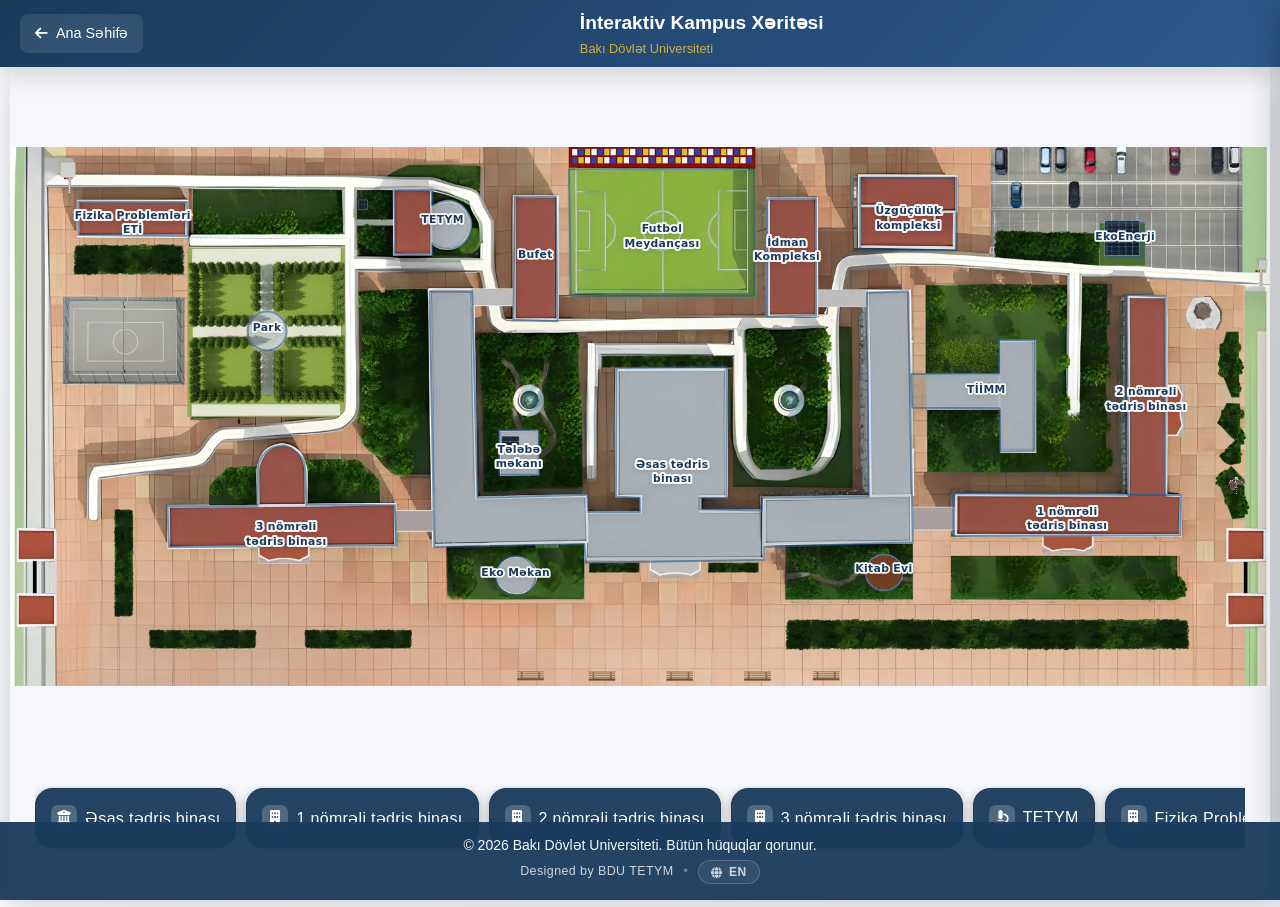
<file: campus-map.html>
<!DOCTYPE html>
<html lang="az">
<head>
    <meta charset="UTF-8">
    <meta name="viewport" content="width=device-width, initial-scale=1.0">
    <title>İnteraktiv Kampus Xəritəsi - BDU</title>
    <link rel="icon" type="image/png" href="static/images/bdu-logo.png">
    <link rel="stylesheet" href="css/fontawesome.min.css">
    <link rel="stylesheet" href="static/campus-map.css">
    <link rel="stylesheet" href="css/shared.css">
</head>
<body data-title-key="page.title.campus">
    <!-- Header -->
    <header class="map-header">
        <a href="index.html" class="back-btn">
            <i class="fas fa-arrow-left"></i>
            <span data-i18n="common.back">Ana Səhifə</span>
        </a>
        <div class="header-title">
            <div class="title-text">
                <h1 data-i18n="page.campus.h1">İnteraktiv Kampus Xəritəsi</h1>
                <p data-i18n="page.campus.sub">Bakı Dövlət Universiteti</p>
            </div>
        </div>
        <div class="header-actions">
            <button id="toggleEditMode" class="edit-btn" title="Redaktə rejimi" style="display:none">
                <i class="fas fa-edit"></i>
            </button>
        </div>
    </header>

    <!-- Main Container -->
    <main class="map-main">
        <!-- Map Container -->
        <div class="map-wrapper">
            <div class="map-container" id="mapContainer">
                <img src="static/images/campus-map.webp" alt="BDU Kampus Xəritəsi" id="campusMap" class="campus-map-image" onerror="this.onerror=null;this.style.display='none'">
                <svg id="mapOverlay" class="map-overlay" viewBox="0 0 1000 450" preserveAspectRatio="xMidYMid meet">
                    <!-- Building shapes will be rendered here -->
                </svg>
                <!-- Xarı Bülbül Video -->
                <video class="xari-bulbul-video" autoplay loop muted playsinline>
                    <source src="static/videos/xari-bulbul.webm" type="video/webm">
                </video>
                <!-- Abidə Video -->
                <!-- <video class="abide-video" autoplay loop muted playsinline>
                    <source src="static/videos/abide.webm" type="video/webm">
                </video> -->
            </div>
            
            <!-- Building Legend (overlay on map) -->
            <div class="legend-section">
                <h3 class="legend-title">
                    <i class="fas fa-building"></i>
                    <span data-i18n="campus.legend">Binalar</span>
                </h3>
                <div class="legend-grid" id="buildingLegend">
                    <!-- Building buttons will be rendered here -->
                </div>
            </div>
        </div>
    </main>

    <!-- Building Info Modal -->
    <div class="modal-overlay" id="modalOverlay">
        <div class="modal-container" id="buildingModal">
            <div class="modal-header">
                <div class="modal-title">
                    <i class="fas fa-building-columns" id="modalIcon"></i>
                    <h2 id="modalBuildingName" data-i18n="campus.modal.placeholder.name">Bina Adı</h2>
                </div>
                <button class="modal-close" id="modalClose">
                    <i class="fas fa-times"></i>
                </button>
            </div>
            <div class="modal-content">
                <!-- Image Carousel -->
                <div class="carousel-container" id="carouselContainer">
                    <div class="carousel-wrapper">
                        <div class="carousel-slides" id="carouselSlides">
                            <!-- Slides will be rendered here -->
                        </div>
                        <button class="carousel-btn carousel-prev" id="carouselPrev">
                            <i class="fas fa-chevron-left"></i>
                        </button>
                        <button class="carousel-btn carousel-next" id="carouselNext">
                            <i class="fas fa-chevron-right"></i>
                        </button>
                    </div>
                    <div class="carousel-caption" id="carouselCaption"></div>
                    <div class="carousel-dots" id="carouselDots">
                        <!-- Dots will be rendered here -->
                    </div>
                </div>
                
                <!-- Description -->
                <div class="modal-description">
                    <h4><i class="fas fa-info-circle"></i> <span data-i18n="campus.modal.desc">Təsvir</span></h4>
                    <p id="modalDescription" data-i18n="campus.modal.placeholder.desc">Bina təsviri</p>
                </div>
            </div>
            <div data-i18n="map.0001" class="modal-footer" style="display:none">
                <button data-i18n="map.0002" class="edit-building-btn" id="editBuildingBtn">
                    <i class="fas fa-edit"></i>
                    Redaktə et
                </button>
            </div>
        </div>
    </div>

    <!-- Edit Panel (Hidden by default) -->
    <div class="edit-panel" id="editPanel">
        <div class="edit-panel-header">
            <h3 data-i18n="map.0003"><i class="fas fa-tools"></i> Redaktə Paneli</h3>
            <button class="close-edit-panel" id="closeEditPanel">
                <i class="fas fa-times"></i>
            </button>
        </div>
        <div class="edit-panel-content">
            <div class="edit-tools">
                <h4 data-i18n="map.0004">Forma Əlavə Et</h4>
                <div data-i18n="map.0005" class="tool-buttons">
                    <button data-i18n="map.0006" class="tool-btn" data-shape="rect" title="Düzbucaq">
                        <i class="fas fa-square"></i>
                        <span data-i18n="map.0007">Düzbucaq</span>
                    </button>
                    <button data-i18n="map.0008" class="tool-btn" data-shape="circle" title="Dairə">
                        <i class="fas fa-circle"></i>
                        <span data-i18n="map.0009">Dairə</span>
                    </button>
                    <button data-i18n="map.0010" class="tool-btn" data-shape="polygon" title="Çoxbucaq">
                        <i class="fas fa-draw-polygon"></i>
                        <span data-i18n="map.0011">Çoxbucaq</span>
                    </button>
                </div>
            </div>
            <div data-i18n="map.0012" class="edit-actions">
                <button data-i18n="map.0013" class="action-btn delete-btn" id="deleteShape" disabled>
                    <i class="fas fa-trash"></i>
                    Seçilmişi Sil
                </button>
                <button data-i18n="map.0014" class="action-btn save-btn" id="saveChanges">
                    <i class="fas fa-save"></i>
                    Yadda Saxla
                </button>
            </div>
            <div data-i18n="map.0015" class="edit-export">
                <button data-i18n="map.0016" class="export-btn" id="exportJson">
                    <i class="fas fa-download"></i>
                    JSON İxrac Et
                </button>
                <button data-i18n="map.0017" class="import-btn" id="importJson">
                    <i class="fas fa-upload"></i>
                    JSON İdxal Et
                </button>
                <button data-i18n="map.0018" class="save-as-default-btn" id="saveAsDefaultBtn">
                    <i class="fas fa-code"></i>
                    Əsas Overlay Kimi Saxla
                </button>
                <input type="file" id="importFileInput" accept=".json" style="display: none;">
            </div>
        </div>
    </div>

    <!-- Edit Building Modal -->
    <div class="edit-modal-overlay" id="editModalOverlay">
        <div class="edit-modal-container">
            <div class="edit-modal-header">
                <h3 data-i18n="map.0019"><i class="fas fa-edit"></i> Bina Məlumatlarını Redaktə Et</h3>
                <button class="edit-modal-close" id="editModalClose">
                    <i class="fas fa-times"></i>
                </button>
            </div>
            <div class="edit-modal-content">
                <div data-i18n="map.0020" class="form-group">
                    <label data-i18n="map.0021" for="editBuildingName">Bina Adı</label>
                    <input type="text" id="editBuildingName" placeholder="Bina adını daxil edin">
                </div>
                <div data-i18n="map.0022" class="form-group">
                    <label data-i18n="map.0023" for="editBuildingDescription">Təsvir</label>
                    <textarea id="editBuildingDescription" rows="4" placeholder="Təsvir daxil edin"></textarea>
                </div>
                <div data-i18n="map.0024" class="form-group">
                    <label data-i18n="map.0025" for="editBuildingImage">Əsas Şəkil URL</label>
                    <input type="text" id="editBuildingImage" placeholder="Şəkil URL-i daxil edin">
                </div>
            </div>
            <div data-i18n="map.0026" class="edit-modal-footer">
                <button data-i18n="map.0027" class="cancel-btn" id="editModalCancel">Ləğv Et</button>
                <button data-i18n="map.0028" class="save-btn" id="editModalSave">Yadda Saxla</button>
            </div>
        </div>
    </div>

    <!-- Toast Notification -->
    <div class="toast" id="toast">
        <i class="fas fa-check-circle"></i>
        <span data-i18n="map.0029" id="toastMessage">Əməliyyat uğurla yerinə yetirildi</span>
    </div>

    <footer class="footer">
        <p>
            <span data-i18n="footer.copy">© <span id="footer-year"></span> Bakı Dövlət Universiteti. Bütün hüquqlar qorunur.</span>
        </p>
        <p class="footer-credits">
            <span data-i18n="footer.designed">Designed by BDU TETYM</span>
            <span class="footer-sep">•</span>
            <button class="lang-switcher" id="langSwitcher" type="button" title="Language / Dil">
                <i class="fas fa-globe"></i>
                <span id="langCurrent">EN</span>
            </button>
        </p>
    </footer>

    <script src="js/i18n.js"></script>
    <script src="static/campus-map.js"></script>
</body>
</html>
</file>
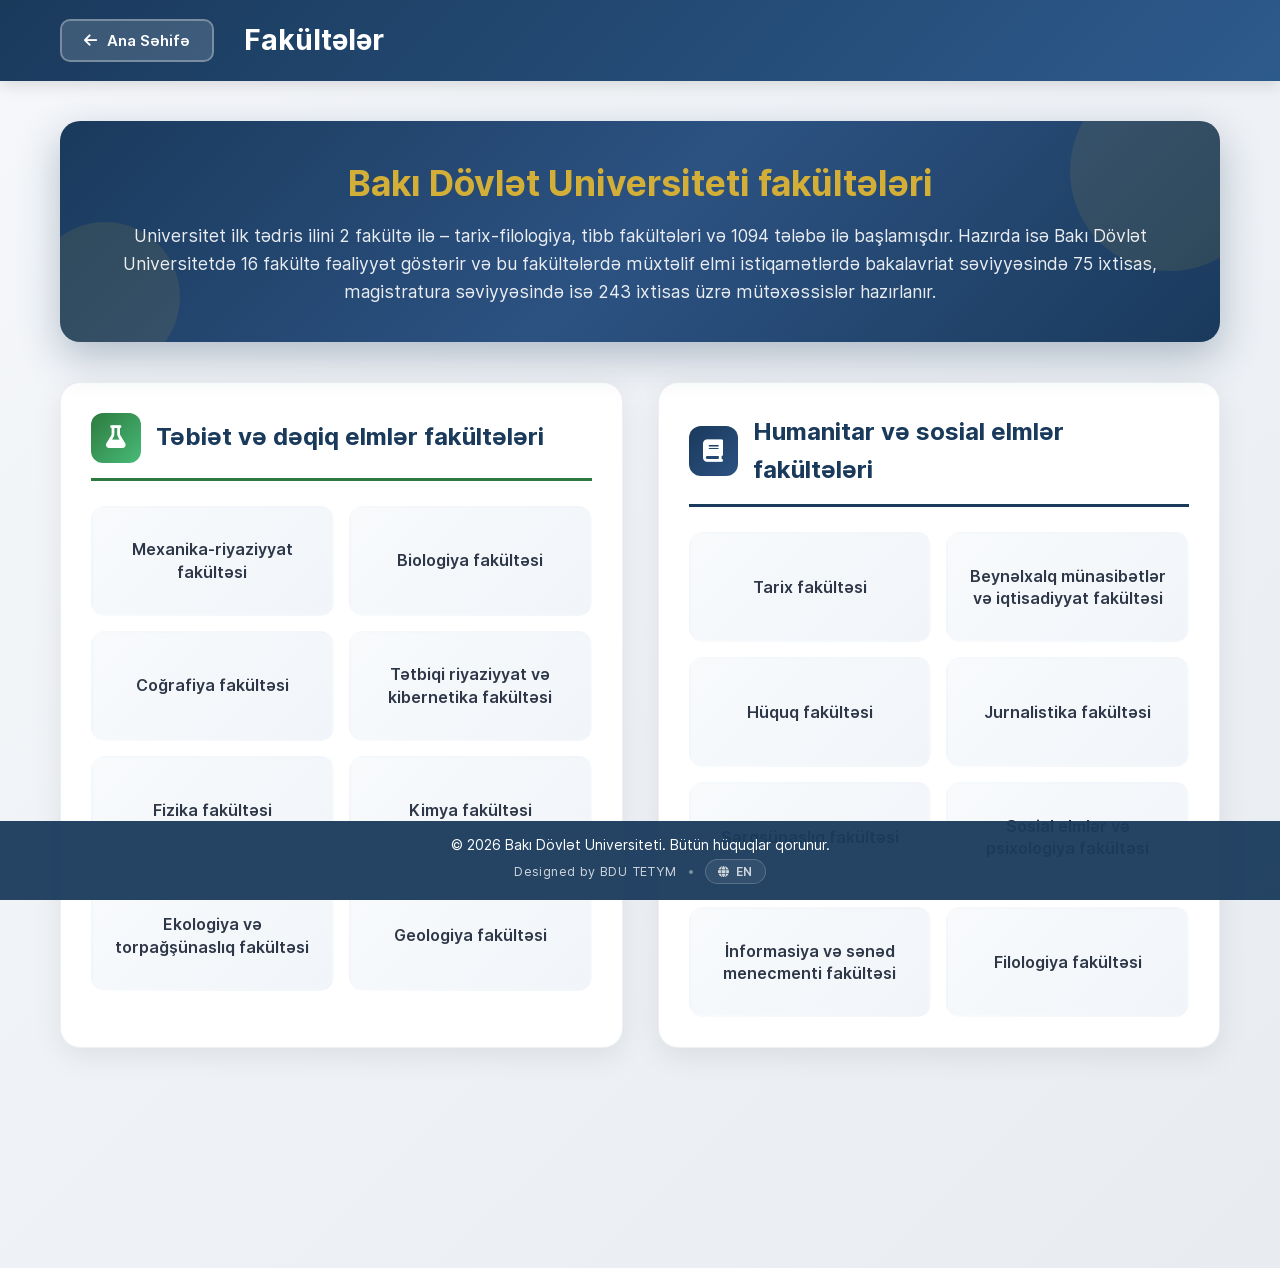
<file: fakulteler.html>
﻿<!DOCTYPE html>
<html lang="az">

<head>
    <meta charset="UTF-8">
    <meta name="viewport"
        content="width=device-width, initial-scale=1.0, maximum-scale=1.0, user-scalable=no, viewport-fit=cover">
    <title>Fakültələr - Bakı Dövlət Universiteti</title>
    <link rel="icon" type="image/png" href="static/images/bdu-logo.png">
    <link rel="stylesheet" href="css/fonts.css">
    <link rel="stylesheet" href="css/fontawesome.min.css">
    <link rel="stylesheet" href="css/shared.css">
    <link rel="stylesheet" href="css/pages/fakulteler.css">
</head>

<body data-title-key="page.title.fakulteler">
    <!-- Page Header -->
    <div class="page-header">
        <button class="back-button" onclick="window.location.href='index.html'">
            <i class="fas fa-arrow-left"></i> <span data-i18n="common.back">Ana Səhifə</span>
        </button>
        <h2 data-i18n="page.fakulteler.h1">Fakültələr</h2>
    </div>

    <!-- Page Content -->
    <div class="fakulteler-page-content">
        <!-- Hero Banner -->
        <div class="fakulteler-hero">
            <h2 data-i18n="fak.intro.h">Bakı Dövlət Universiteti fakültələri</h2>
            <p>Universitet ilk tədris ilini 2 fakültə ilə – tarix-filologiya, tibb fakültələri və 1094 tələbə ilə
                başlamışdır. Hazırda isə Bakı Dövlət Universitetdə <span id="hero-fakulte-count">16</span> fakültə
                fəaliyyət göstərir və bu fakültələrdə
                müxtəlif elmi istiqamətlərdə bakalavriat səviyyəsində <span id="hero-bakalavriat-count">74</span>
                ixtisas, magistratura səviyyəsində isə <span id="hero-magistratura-count">227</span>
                ixtisas üzrə mütəxəssislər hazırlanır.</p>
        </div>

        <!-- Main Grid -->
        <div class="fakulteler-main-grid">
            <!-- Təbiət və dəqiq elmlər fakültələri   -->
            <section class="fakulte-section tebiet-section">
                <div class="section-header">
                    <div class="section-header-icon">
                        <i class="fas fa-flask"></i>
                    </div>
                    <h2 data-i18n="fak.cat.science">Təbiet və dəqiq elmlər fakültələri </h2>
                </div>
                <div class="fakulte-grid">
                    <div class="fakulte-card" onclick="openFakulteModal('mexanika-riyaziyyat')">
                        <h3 data-i18n="fak.mexanika">Mexanika-riyaziyyat fakültəsi</h3>
                    </div>
                    <div class="fakulte-card" onclick="openFakulteModal('biologiya')">
                        <h3 data-i18n="fak.biologiya">Biologiya fakültəsi</h3>
                    </div>
                    <div class="fakulte-card" onclick="openFakulteModal('cografiya')">
                        <h3 data-i18n="fak.cografiya">Coğrafiya fakültəsi</h3>
                    </div>
                    <div class="fakulte-card" onclick="openFakulteModal('tetbiqi-riyaziyyat')">
                        <h3 data-i18n="fak.tetbiqi">Tətbiqi riyaziyyat və kibernetika fakültəsi</h3>
                    </div>
                    <div class="fakulte-card" onclick="openFakulteModal('fizika')">
                        <h3 data-i18n="fak.fizika">Fizika fakültəsi</h3>
                    </div>
                    <div class="fakulte-card" onclick="openFakulteModal('kimya')">
                        <h3 data-i18n="fak.kimya">Kimya fakültəsi</h3>
                    </div>
                    <div class="fakulte-card" onclick="openFakulteModal('ekologiya')">
                        <h3 data-i18n="fak.ekologiya">Ekologiya və torpağşünaslıq fakültəsi</h3>
                    </div>
                    <div class="fakulte-card" onclick="openFakulteModal('geologiya')">
                        <h3 data-i18n="fak.geologiya">Geologiya fakültəsi</h3>
                    </div>
                </div>
            </section>

            <!-- Humanitar Fakültələr -->
            <section class="fakulte-section humanitar-section">
                <div class="section-header">
                    <div class="section-header-icon">
                        <i class="fas fa-book"></i>
                    </div>
                    <h2 data-i18n="fak.cat.humanities">Humanitar və sosial elmlər fakültələri </h2>
                </div>
                <div class="fakulte-grid">
                    <div class="fakulte-card" onclick="openFakulteModal('tarix')">
                        <h3 data-i18n="fak.tarix">Tarix fakültəsi</h3>
                    </div>
                    <div class="fakulte-card" onclick="openFakulteModal('beynelxalq')">
                        <h3 data-i18n="fak.beynelxalq">Beynəlxalq münasibətlər və iqtisadiyyat fakültəsi</h3>
                    </div>
                    <div class="fakulte-card" onclick="openFakulteModal('huquq')">
                        <h3 data-i18n="fak.huquq">Hüquq fakültəsi</h3>
                    </div>
                    <div class="fakulte-card" onclick="openFakulteModal('jurnalistika')">
                        <h3 data-i18n="fak.jurnalistika">Jurnalistika fakültəsi</h3>
                    </div>
                    <div class="fakulte-card" onclick="openFakulteModal('serqsunasliq')">
                        <h3 data-i18n="fak.serqsunasliq">Şərqşünaslıq fakültəsi</h3>
                    </div>
                    <div class="fakulte-card" onclick="openFakulteModal('sosial')">
                        <h3 data-i18n="fak.sosial">Sosial elmlər və psixologiya fakültəsi</h3>
                    </div>
                    <div class="fakulte-card" onclick="openFakulteModal('informasiya')">
                        <h3 data-i18n="fak.informasiya">İnformasiya və sənəd menecmenti fakültəsi</h3>
                    </div>
                    <div class="fakulte-card" onclick="openFakulteModal('filologiya')">
                        <h3 data-i18n="fak.filologiya">Filologiya fakültəsi</h3>
                    </div>
                </div>
            </section>
        </div>
    </div>

    <!-- Modal Overlay -->
    <div class="fakulte-modal-overlay" id="fakulteModalOverlay" onclick="closeFakulteModal(event)">
        <div class="fakulte-modal" onclick="event.stopPropagation()">
            <!-- Modal Header -->
            <div class="fakulte-modal-header">
                <h2 id="modalTitle" data-i18n="fak.modal.title.placeholder">Fakültə Adı</h2>
                <button class="fakulte-modal-close" onclick="closeFakulteModal()">
                    <i class="fas fa-times"></i>
                </button>
            </div>

            <!-- Modal Body -->
            <div class="fakulte-modal-body">
                <!-- Image Carousel - Using same structure as main site -->
                <div class="fakulte-carousel-container" id="fakulteCarouselContainer">
                    <h3 class="carousel-title"><i class="fas fa-images"></i> <span data-i18n="fak.modal.gallery.h">Foto qalereya</span></h3>
                    <div class="carousel coverflow-carousel" id="fakulteCarousel" data-carousel="fakulte">
                        <div class="carousel-inner" id="fakulteCarouselInner">
                            <!-- Carousel items will be dynamically inserted -->
                        </div>
                        <button class="carousel-prev" onclick="moveFakulteSlide(-1)">
                            <i class="fas fa-chevron-left"></i>
                        </button>
                        <button class="carousel-next" onclick="moveFakulteSlide(1)">
                            <i class="fas fa-chevron-right"></i>
                        </button>
                        <div class="carousel-counter">
                            <span id="currentSlideNum">1</span> / <span id="totalSlideNum">1</span>
                        </div>
                        <div class="carousel-indicators" id="fakulteCarouselIndicators">
                            <!-- Indicators will be dynamically inserted -->
                        </div>
                    </div>
                    <div class="carousel-caption" id="fakulteCarouselCaption">
                        <p id="fakulteCaptionText"></p>
                    </div>
                </div>

                <!-- Tabs -->
                <div class="fakulte-tabs">
                    <button class="fakulte-tab active" onclick="switchTab('tarixi', this)" data-i18n="fak.modal.tab.history">Tarixi</button>
                    <button class="fakulte-tab" onclick="switchTab('bu-gun', this)" data-i18n="fak.modal.tab.today">Bu gün</button>
                </div>

                <!-- Tab Contents -->
                <div id="tarixi-tab" class="fakulte-tab-content active">
                    <div id="modalTarihiContent"></div>
                </div>

                <div id="bu-gun-tab" class="fakulte-tab-content">
                    <div id="modalBuGunContent"></div>
                </div>
            </div>
        </div>
    </div>

    <!-- Footer -->
    <footer class="footer">
        <p>
            <span data-i18n="footer.copy">© <span id="footer-year"></span> Bakı Dövlət Universiteti. Bütün hüquqlar qorunur.</span>
        </p>
        <p class="footer-credits">
<span data-i18n="footer.designed">Designed and Developed by BDU TETYM</span>
            <span class="footer-sep">•</span>
            <button class="lang-switcher" id="langSwitcher" type="button" title="Language / Dil">
                <i class="fas fa-globe"></i>
                <span id="langCurrent">EN</span>
            </button>
        </p>
    </footer>

    <!-- Faculty data from MD files - pre-converted to JSON -->
    <!-- Data -->
    <script src="js/i18n.js"></script>
    <script src="js/facts-loader.js"></script>
    <script src="static/fakulteler-data.js"></script>
    <script src="js/pages/fakulteler-images.js"></script>

    <!-- Core (state, security, navigation) -->
    <script src="js/app.js"></script>
    <script src="js/kiosk-security.js"></script>
    <script src="js/navigation.js"></script>

    <!-- Carousels -->
    <script src="js/carousel.js"></script>

    <!-- Page-specific -->
    <script src="js/pages/fakulteler.js"></script>

    <!-- Idle timer -->
    <script src="js/idle-timer.js"></script>
</body>

</html>
</file>
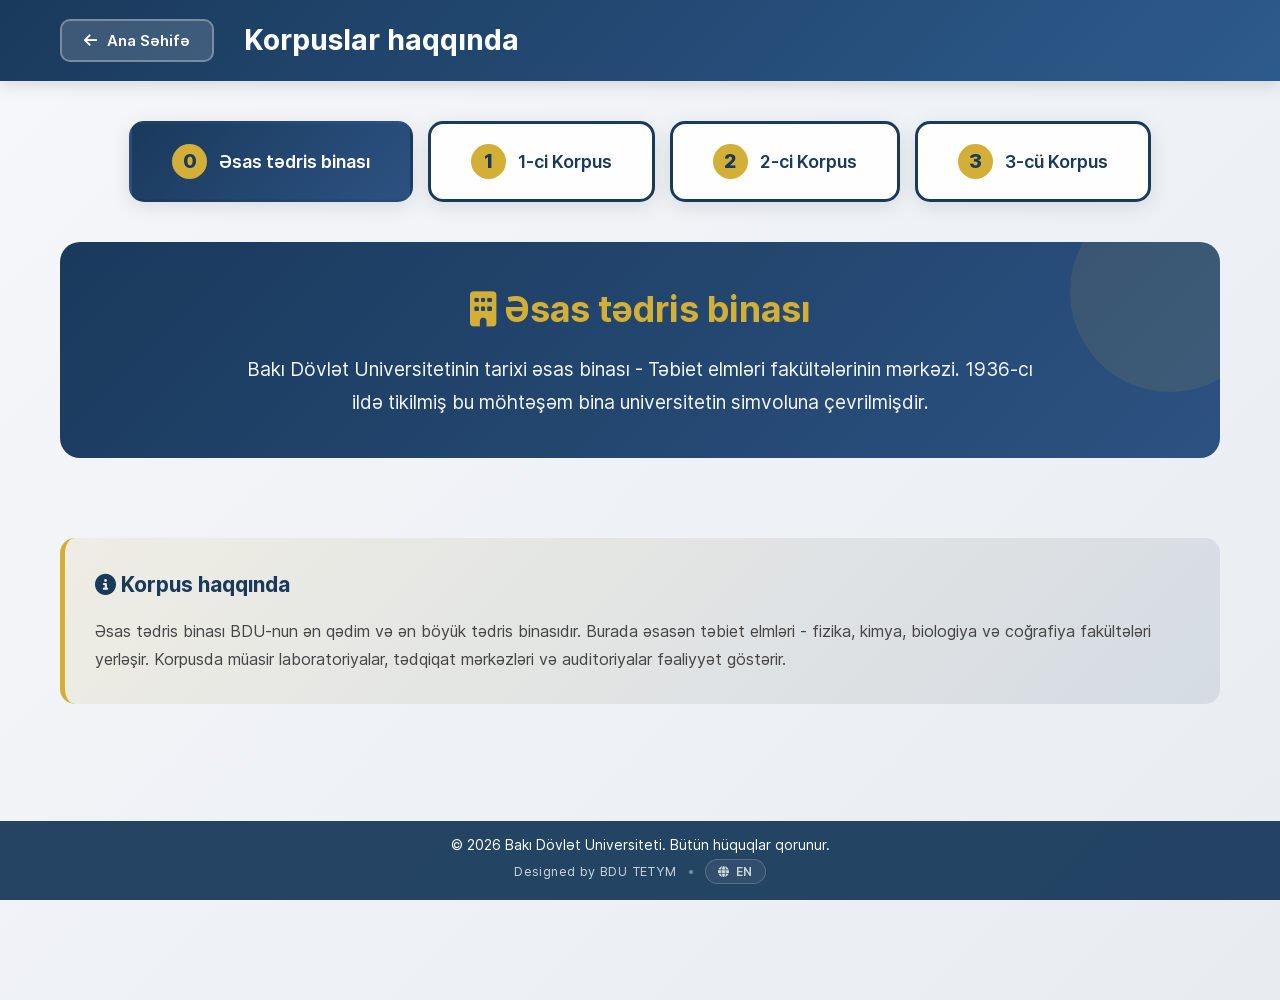
<file: korpus.html>
﻿<!DOCTYPE html>
<html lang="az">

<head>
    <meta charset="UTF-8">
    <meta name="viewport"
        content="width=device-width, initial-scale=1.0, maximum-scale=1.0, user-scalable=no, viewport-fit=cover">
    <title>Korpuslar haqqında - Bakı Dövlət Universiteti</title>
    <link rel="icon" type="image/png" href="static/images/bdu-logo.png">
    <link rel="stylesheet" href="css/fonts.css">
    <link rel="stylesheet" href="css/fontawesome.min.css">
    <link rel="stylesheet" href="css/shared.css">
    <link rel="stylesheet" href="css/pages/korpus.css">
</head>

<body data-title-key="page.title.korpus">
    <div class="page active">
        <div class="page-header">
            <button class="back-button" onclick="window.location.href='index.html'">
                <i class="fas fa-arrow-left"></i> <span data-i18n="common.back">Ana Səhifə</span>
            </button>
            <h2 data-i18n="page.korpus.h1">Korpuslar haqqında</h2>
        </div>

        <div class="korpus-container">
            <!-- Korpus Selection Tabs -->
            <div class="korpus-tabs">
                <button class="korpus-tab active" onclick="showKorpus(0)">
                    <span class="tab-number">0</span>
                    <span data-i18n="korpus.tab.0">Əsas tədris binası</span>
                </button>
                <button class="korpus-tab" onclick="showKorpus(1)">
                    <span class="tab-number">1</span>
                    <span data-i18n="korpus.tab.1">1-ci Korpus</span>
                </button>
                <button class="korpus-tab" onclick="showKorpus(2)">
                    <span class="tab-number">2</span>
                    <span data-i18n="korpus.tab.2">2-ci Korpus</span>
                </button>
                <button class="korpus-tab" onclick="showKorpus(3)">
                    <span class="tab-number">3</span>
                    <span data-i18n="korpus.tab.3">3-cü Korpus</span>
                </button>
            </div>

            <!-- Korpus 0 - Əsas tədris binası (Təbiət Elmləri) -->
            <div id="korpus-0" class="korpus-content active">
                <div class="korpus-hero">
                    <h2><i class="fas fa-building"></i> <span data-i18n="korpus.0.h">Əsas tədris binası</span></h2>
                    <p data-i18n="korpus.0.hero">Bakı Dövlət Universitetinin tarixi əsas binası - Təbiet elmləri fakültələrinin mərkəzi. 1936-cı
                        ildə tikilmiş bu möhtəşəm bina universitetin simvoluna çevrilmişdir.</p>
                </div>

                <div class="faculty-grid" id="faculty-grid-0">
                    <!-- Faculties will be populated by JavaScript -->
                </div>

                <div class="korpus-info-box">
                    <h4><i class="fas fa-info-circle"></i> <span data-i18n="korpus.about">Korpus haqqında</span></h4>
                    <p data-i18n="korpus.0.info">Əsas tədris binası BDU-nun ən qədim və ən böyük tədris binasıdır. Burada əsasən təbiet elmləri -
                        fizika, kimya, biologiya və coğrafiya fakültələri yerləşir. Korpusda müasir laboratoriyalar,
                        tədqiqat mərkəzləri və auditoriyalar fəaliyyət göstərir.</p>
                </div>
            </div>

            <!-- Korpus 1 - 1-ci Korpus (Humanitar Elmlər I) -->
            <div id="korpus-1" class="korpus-content">
                <div class="korpus-hero" style="background: linear-gradient(135deg, #2c5282 0%, #3182ce 100%);">
                    <h2><i class="fas fa-building"></i> <span data-i18n="korpus.1.h">1-ci Korpus</span></h2>
                    <p data-i18n="korpus.1.hero">Humanitar elmlər fakültələrinin mərkəzi - Filologiya, Tarix və Jurnalistika. Azərbaycan dilinin,
                        ədəbiyyatının və mədəniyyətinin öyrənildiyi mühüm tədris binası.</p>
                </div>

                <div class="faculty-grid" id="faculty-grid-1">
                    <!-- Faculties will be populated by JavaScript -->
                </div>

                <div class="korpus-info-box">
                    <h4><i class="fas fa-info-circle"></i> <span data-i18n="korpus.about">Korpus haqqında</span></h4>
                    <p data-i18n="korpus.1.info">1-ci korpus humanitar elmlərin öyrənildiyi əsas məkandır. Burada Azərbaycan dili və ədəbiyyatı,
                        xarici dillər, tarix və jurnalistika sahəsində mütəxəssislər yetişdirilir. Korpusda zəngin
                        kitabxana fondu və tədqiqat şöbələri fəaliyyət göstərir.</p>
                </div>
            </div>

            <!-- Korpus 2 - 2-ci Korpus (Humanitar Elmlər II) -->
            <div id="korpus-2" class="korpus-content">
                <div class="korpus-hero" style="background: linear-gradient(135deg, #285e61 0%, #319795 100%);">
                    <h2><i class="fas fa-building"></i> <span data-i18n="korpus.2.h">2-ci Korpus</span></h2>
                    <p data-i18n="korpus.2.hero">Sosial və humanitar elmlər kompleksi - Hüquq, İqtisadiyyat və Beynəlxalq münasibətlər
                        fakültələri. Gələcəyin hüquqşünas və iqtisadçılarının hazırlandığı mərkəz.</p>
                </div>

                <div class="faculty-grid" id="faculty-grid-2">
                    <!-- Faculties will be populated by JavaScript -->
                </div>

                <div class="korpus-info-box">
                    <h4><i class="fas fa-info-circle"></i> <span data-i18n="korpus.about">Korpus haqqında</span></h4>
                    <p data-i18n="korpus.2.info">2-ci korpusda sosial elmlər sahəsində təhsil verilir. Hüquq, iqtisadiyyat, beynəlxalq
                        münasibətlər və sosial iş fakültələri burada yerləşir. Müasir konfrans zalları və mühazirə
                        otaqları tələbələrin xidmətindədir.</p>
                </div>
            </div>

            <!-- Korpus 3 - 3-cü Korpus (Dəqiq Elmlər) -->
            <div id="korpus-3" class="korpus-content">
                <div class="korpus-hero" style="background: linear-gradient(135deg, #553c9a 0%, #805ad5 100%);">
                    <h2><i class="fas fa-building"></i> <span data-i18n="korpus.3.h">3-cü Korpus</span></h2>
                    <p data-i18n="korpus.3.hero">Dəqiq elmlər və informasiya texnologiyaları mərkəzi - Riyaziyyat, Tətbiqi riyaziyyat, Kibernetika
                        və İnformasiya texnologiyaları. Gələcəyin IT mütəxəssislərinin hazırlandığı innovativ məkan.</p>
                </div>

                <div class="faculty-grid" id="faculty-grid-3">
                    <!-- Faculties will be populated by JavaScript -->
                </div>

                <div class="korpus-info-box">
                    <h4><i class="fas fa-info-circle"></i> <span data-i18n="korpus.about">Korpus haqqında</span></h4>
                    <p data-i18n="korpus.3.info">3-cü korpus BDU-nun ən müasir tədris binasıdır. Burada riyaziyyat, tətbiqi riyaziyyat, kompüter
                        elmləri və informasiya texnologiyaları sahəsində kadrlar hazırlanır. TETYM, kompüter
                        laboratoriyaları və innovasiya mərkəzləri bu korpusda yerləşir.</p>
                </div>
            </div>
        </div>
    </div>

    <footer class="footer">
        <p>
            <span data-i18n="footer.copy">© <span id="footer-year"></span> Bakı Dövlət Universiteti. Bütün hüquqlar qorunur.</span>
        </p>
        <p class="footer-credits">
            <span data-i18n="footer.designed">Designed by BDU TETYM</span>
            <span class="footer-sep">•</span>
            <button class="lang-switcher" id="langSwitcher" type="button" title="Language / Dil">
                <i class="fas fa-globe"></i>
                <span id="langCurrent">EN</span>
            </button>
        </p>
    </footer>

    <!-- Core (state, security, navigation) -->
    <script src="js/i18n.js"></script>
    <script src="js/app.js"></script>
    <script src="js/kiosk-security.js"></script>
    <script src="js/navigation.js"></script>

    <!-- Page-specific -->
    <script src="js/pages/korpus.js"></script>

    <!-- Idle timer -->
    <script src="js/idle-timer.js"></script>
</body>

</html>
</file>
<file: static/campus-map.css>
/* ========================================
   Interactive Campus Map - CSS Styles
   Bakı Dövlət Universiteti
   ======================================== */

/* CSS Custom Properties */
:root {
    --primary-blue: #1a3a5c;
    --secondary-blue: #2d5a8c;
    --accent-gold: #d4af37;
    --light-gray: #f5f7fa;
    --medium-gray: #e8ecf1;
    --dark-gray: #4a5568;
    --text-primary: #2d3748;
    --text-secondary: #718096;
    --success-green: #48bb78;
    --danger-red: #e53e3e;
    --warning-orange: #ed8936;
    
    /* Building Colors */
    --building-fill: rgba(59, 130, 246, 0.2);
    --building-stroke: #3b82f6;
    --building-selected-fill: rgba(212, 175, 55, 0.15);
    --building-selected-stroke: #d4af37;
    --building-hover-fill: rgba(59, 130, 246, 0.35);
    
    /* Shadows */
    --shadow-sm: 0 1px 3px rgba(0, 0, 0, 0.1);
    --shadow-md: 0 4px 6px rgba(0, 0, 0, 0.1);
    --shadow-lg: 0 10px 25px rgba(0, 0, 0, 0.15);
    --shadow-xl: 0 20px 40px rgba(0, 0, 0, 0.2);
    
    /* Transitions */
    --transition-fast: 0.15s ease;
    --transition-normal: 0.3s ease;
    --transition-slow: 0.5s ease;
}
*{
    /* cursor: none!important;  */
    /* Hide cursor */
}
/* Reset & Base */
* {
    margin: 0;
    padding: 0;
    box-sizing: border-box;
}
html, body {
    width: 100%;
    height: 100%;
    touch-action: pan-y;
    overscroll-behavior: none;
}   
body {
    font-family: 'Segoe UI', Tahoma, Geneva, Verdana, sans-serif;
    background: linear-gradient(135deg, var(--light-gray) 0%, var(--medium-gray) 100%);
    min-height: 100vh;
    color: var(--text-primary);
    overflow-x: hidden;
}

/* Animations */
@keyframes fadeIn {
    from { opacity: 0; }
    to { opacity: 1; }
}

@keyframes fadeInUp {
    from {
        opacity: 0;
        transform: translateY(20px);
    }
    to {
        opacity: 1;
        transform: translateY(0);
    }
}

@keyframes slideDown {
    from {
        opacity: 0;
        transform: translateY(-10px);
    }
    to {
        opacity: 1;
        transform: translateY(0);
    }
}

@keyframes pulse {
    0%, 100% { transform: scale(1); }
    50% { transform: scale(1.02); }
}

@keyframes pulseGlow {
    0%, 100% {
        filter: drop-shadow(0 0 5px var(--accent-gold));
    }
    50% {
        filter: drop-shadow(0 0 15px var(--accent-gold)) drop-shadow(0 0 25px var(--accent-gold));
    }
}

@keyframes flicker {
    0%, 100% { opacity: 1; }
    25% { opacity: 0.4; }
    50% { opacity: 1; }
    75% { opacity: 0.4; }
}

@keyframes scaleIn {
    from {
        opacity: 0;
        transform: scale(0.9);
    }
    to {
        opacity: 1;
        transform: scale(1);
    }
}

@keyframes ripple {
    0% {
        transform: scale(0);
        opacity: 0.5;
    }
    100% {
        transform: scale(4);
        opacity: 0;
    }
}

/* Header */
.map-header {
    background: linear-gradient(135deg, var(--primary-blue) 0%, var(--secondary-blue) 100%);
    padding: 8px 20px;
    display: flex;
    justify-content: space-between;
    align-items: center;
    box-shadow: var(--shadow-lg);
    position: sticky;
    top: 0;
    z-index: 100;
}

.back-btn {
    display: flex;
    align-items: center;
    gap: 8px;
    color: #fff;
    text-decoration: none;
    padding: 8px 15px;
    background: rgba(255, 255, 255, 0.1);
    border-radius: 8px;
    transition: var(--transition-normal);
    font-weight: 500;
    font-size: 0.9em;
}

.back-btn:hover {
    background: rgba(255, 255, 255, 0.2);
    transform: translateX(-3px);
}

.header-title {
    display: flex;
    align-items: center;
    gap: 10px;
}

.header-logo {
    width: 40px;
    height: 40px;
    object-fit: contain;
}

.title-text h1 {
    color: #fff;
    font-size: 1.2em;
    font-weight: 600;
}

.title-text p {
    color: var(--accent-gold);
    font-size: 0.8em;
}

.header-actions {
    display: flex;
    gap: 8px;
}

.edit-btn {
    background: rgba(255, 255, 255, 0.1);
    border: none;
    color: #fff;
    width: 38px;
    height: 38px;
    border-radius: 8px;
    cursor: pointer;
    transition: var(--transition-normal);
    font-size: 1em;
}

.edit-btn:hover {
    background: var(--accent-gold);
    color: var(--primary-blue);
}

.edit-btn.active {
    background: var(--accent-gold);
    color: var(--primary-blue);
}

/* Main Content */
.map-main {
    padding: 10px;
    max-width: 100%;
    margin: 0 auto;
    animation: fadeIn 0.5s ease;
    height: calc(100vh - 60px);
    display: flex;
    flex-direction: column;
}

/* Map Container */
.map-wrapper {
    background: #fff;
    border-radius: 15px;
    padding: 0;
    box-shadow: var(--shadow-lg);
    margin-bottom: 0;
    overflow: visible;
    flex: 1;
    display: flex;
    align-items: center;
    justify-content: center;
    min-height: 0;
    position: relative !important;
}

.map-container {
    position: absolute;
    width: 100%;
    height: 100%;
    border-radius: 15px;
    overflow: hidden;
    background: var(--light-gray);
    display: flex;
    align-items: center;
    justify-content: center;
    top: -71px;
}

.campus-map-image {
    width: 100%;
    height: 100%;
    object-fit: contain;
    display: block;
}

.map-overlay {
    position: absolute;
    pointer-events: none;
}

.map-overlay .building-area {
    pointer-events: auto;
    cursor: pointer;
    transition: all 0.35s cubic-bezier(0.4, 0, 0.2, 1);
    fill: rgba(45, 90, 140, 0.15);
    stroke: rgba(45, 90, 140, 0.6);
    stroke-width: 2;
    stroke-linejoin: round;
    vector-effect: non-scaling-stroke;
}

.map-overlay .building-area:hover {
    fill: rgba(212, 175, 55, 0.25);
    stroke: rgba(212, 175, 55, 0.9);
    stroke-width: 3;
    filter: drop-shadow(0 4px 12px rgba(212, 175, 55, 0.4)) 
            drop-shadow(0 0 8px rgba(212, 175, 55, 0.3));
}

.map-overlay .building-area.selected {
    fill: rgba(212, 175, 55, 0.2);
    stroke: #d4af37;
    stroke-width: 3;
    filter: drop-shadow(0 6px 16px rgba(212, 175, 55, 0.5))
            drop-shadow(0 0 20px rgba(212, 175, 55, 0.4));
    animation: pulseGlowSmooth 2.5s ease-in-out infinite;
}

.map-overlay .building-area.flicker {
    animation: flicker 0.6s ease;
}

@keyframes pulseGlowSmooth {
    0%, 100% { 
        filter: drop-shadow(0 6px 16px rgba(212, 175, 55, 0.5))
                drop-shadow(0 0 20px rgba(212, 175, 55, 0.4));
    }
    50% { 
        filter: drop-shadow(0 8px 20px rgba(212, 175, 55, 0.6))
                drop-shadow(0 0 28px rgba(212, 175, 55, 0.5));
    }
}

/* Xarı Bülbül Video */
.xari-bulbul-video {
    position: absolute;
    width: 30px;
    height: 30px;
    object-fit: contain;
    border-radius: 50%;
    pointer-events: auto;
    cursor: pointer;
    z-index: 5;
    mix-blend-mode: screen;
    opacity: 1;
    transition: transform 0.3s ease, filter 0.3s ease;
}

.xari-bulbul-video:hover {
    transform: scale(1.1);
    filter: drop-shadow(0 0 10px rgba(212, 175, 55, 0.8));
}

/* Abidə Video */
.abide-video {
    position: absolute;
    width: 30px;
    height: 30px;
    object-fit: contain;
    border-radius: 50%;
    pointer-events: auto;
    cursor: pointer;
    z-index: 5;
    /* Lighten blend mode works better for dark objects */
    mix-blend-mode: lighten;
    /* Boost brightness/contrast to make dark statue visible */
    filter: brightness(1.4) contrast(1.3);
    transition: transform 0.3s ease, filter 0.3s ease;
}

.abide-video:hover {
    transform: scale(1.1);
    filter: brightness(1.6) contrast(1.4) drop-shadow(0 0 10px rgba(212, 175, 55, 0.8));
}

/* Building Legend */
.legend-section {
    position: absolute !important;
    bottom: 35px !important;
    left: 15px !important;
    right: 15px !important;
    background: transparent;
    backdrop-filter: none;
    -webkit-backdrop-filter: none;
    border-radius: 16px;
    padding: 12px 10px;
    box-shadow: none;
    animation: fadeInUp 0.3s ease;
    z-index: 100 !important;
    border: none;
    overflow: visible;
    max-width: calc(100% - 30px);
    pointer-events: auto;
}

.legend-title {
    display: none;
}

.legend-title i {
    color: var(--accent-gold);
}

.legend-grid {
    display: flex;
    flex-wrap: nowrap;
    gap: 10px;
    overflow-x: auto;
    overflow-y: hidden;
    scroll-behavior: smooth;
    scroll-snap-type: x proximity;
    -webkit-overflow-scrolling: touch;
    padding: 2px 10px;
    align-items: center;
    scrollbar-width: thin;
    scrollbar-color: rgba(212, 175, 55, 0.5) rgba(255, 255, 255, 0.1);
    max-width: 100%;
}

.legend-btn {
        display: flex;
    align-items: center;
    gap: 8px;
    padding: 16px 15px;
    background: rgba(26, 58, 92, 0.95);
    backdrop-filter: blur(10px);
    -webkit-backdrop-filter: blur(10px);
    border: 1px solid rgba(26, 58, 92, 1);
    border-radius: 17px;
    cursor: pointer;
    transition: all 0.3s cubic-bezier(0.4, 0, 0.2, 1);
    text-align: left;
    font-size: 1em;
    color: #fff;
    position: relative;
    overflow: hidden;
    white-space: nowrap;
    font-weight: 500;
    letter-spacing: 0.02em;
    box-shadow: 0 4px 12px rgba(0, 0, 0, 0.3);
    flex-shrink: 0;
    scroll-snap-align: start;
    user-select: none;
}

.legend-btn::before {
    content: '';
    position: absolute;
    top: 0;
    left: 0;
    right: 0;
    bottom: 0;
    background: linear-gradient(135deg, rgba(212, 175, 55, 0.3), rgba(212, 175, 55, 0.1));
    opacity: 0;
    transition: opacity 0.3s ease;
    z-index: -1;
}

.legend-btn:hover::before {
    opacity: 1;
}

.legend-btn:hover {
    background: rgba(45, 90, 140, 0.95);
    border-color: var(--accent-gold);
    transform: translateY(-2px);
    box-shadow: 0 6px 16px rgba(212, 175, 55, 0.3), 0 2px 8px rgba(0, 0, 0, 0.2);
}

.legend-btn.selected {
    background: linear-gradient(135deg, rgba(212, 175, 55, 0.95), rgba(240, 215, 125, 0.9));
    color: var(--primary-blue);
    border-color: rgba(212, 175, 55, 0.8);
    box-shadow: 0 4px 16px rgba(212, 175, 55, 0.4), 0 0 20px rgba(212, 175, 55, 0.2);
    transform: translateY(-1px);
}

.legend-btn .legend-icon {
    width: 26px;
    height: 26px;
    background: rgba(255, 255, 255, 0.2);
    border-radius: 7px;
    display: flex;
    align-items: center;
    justify-content: center;
    color: #fff;
    font-size: 0.85em;
    flex-shrink: 0;
    position: relative;
    z-index: 1;
    transition: all 0.3s ease;
    box-shadow: 0 2px 4px rgba(0, 0, 0, 0.1);
}

.legend-btn:hover .legend-icon {
    background: rgba(255, 255, 255, 0.3);
    transform: scale(1.05);
}

.legend-btn.selected .legend-icon {
    background: rgba(255, 255, 255, 0.3);
    color: var(--primary-blue);
}

.legend-btn .legend-name {
    font-weight: 500;
    position: relative;
    z-index: 1;
    text-shadow: 0 1px 2px rgba(0, 0, 0, 0.2);
}

/* Custom scrollbar for legend */
.legend-grid::-webkit-scrollbar {
    height: 6px;
    width: 6px;
}

.legend-grid::-webkit-scrollbar-track {
    background: rgba(255, 255, 255, 0.08);
    border-radius: 3px;
    margin: 0 10px;
}

.legend-grid::-webkit-scrollbar-thumb {
    background: linear-gradient(90deg, rgba(212, 175, 55, 0.6), rgba(212, 175, 55, 0.8));
    border-radius: 3px;
    transition: background 0.3s ease;
}

.legend-grid::-webkit-scrollbar-thumb:hover {
    background: linear-gradient(90deg, rgba(212, 175, 55, 0.8), rgba(212, 175, 55, 1));
}

/* Fade indicators for scrollable content */
.legend-section::before,
.legend-section::after {
    display: none;
}

/* Modal */
.modal-overlay {
    position: fixed;
    top: 0;
    left: 0;
    width: 100%;
    height: 100%;
    background: rgba(0, 0, 0, 0.6);
    backdrop-filter: blur(5px);
    display: flex;
    align-items: center;
    justify-content: center;
    z-index: 1000;
    opacity: 0;
    visibility: hidden;
    transition: var(--transition-normal);
}

.modal-overlay.active {
    opacity: 1;
    visibility: visible;
}

.modal-container {
    background: #fff;
    border-radius: 20px;
    width: 90%;
    max-width: 700px;
    max-height: 90vh;
    overflow: hidden;
    transform: scale(0.9);
    opacity: 0;
    transition: var(--transition-normal);
    box-shadow: var(--shadow-xl);
}

.modal-overlay.active .modal-container {
    transform: scale(1);
    opacity: 1;
}

.modal-header {
    background: linear-gradient(135deg, var(--primary-blue) 0%, var(--secondary-blue) 100%);
    padding: 20px 25px;
    display: flex;
    justify-content: space-between;
    align-items: center;
}

.modal-title {
    display: flex;
    align-items: center;
    gap: 12px;
    color: #fff;
}

.modal-title i {
    font-size: 1.5em;
    color: var(--accent-gold);
}

.modal-title h2 {
    font-size: 1.3em;
    font-weight: 600;
}

.modal-close {
    background: rgba(255, 255, 255, 0.1);
    border: none;
    color: #fff;
    width: 40px;
    height: 40px;
    border-radius: 10px;
    cursor: pointer;
    transition: var(--transition-normal);
    font-size: 1.1em;
}

.modal-close:hover {
    background: rgba(255, 255, 255, 0.2);
    transform: rotate(90deg);
}

.modal-content {
    padding: 25px;
    max-height: 60vh;
    overflow-y: auto;
}

/* Carousel */
.carousel-container {
    margin-bottom: 25px;
}

.carousel-wrapper {
    position: relative;
    border-radius: 15px;
    overflow: hidden;
    background: var(--light-gray);
    height: 380px;
}

.carousel-slides {
    position: relative;
    width: 100%;
    height: 100%;
}

.carousel-slide,
.carousel-item {
    position: absolute;
    inset: 0;
    width: 100%;
    height: 100%;
    opacity: 0;
    transition: opacity 0.5s ease;
    pointer-events: none;
}

.carousel-slide.active,
.carousel-item.active {
    opacity: 1;
    pointer-events: auto;
    z-index: 2;
}

.carousel-slide img,
.carousel-item img {
    width: 100%;
    height: 100%;
    object-fit: cover;
    display: block;
    border-radius: 15px;
}

.carousel-slide .placeholder,
.carousel-item .placeholder {
    width: 100%;
    height: 100%;
    background: linear-gradient(135deg, var(--primary-blue), var(--secondary-blue));
    display: flex;
    align-items: center;
    justify-content: center;
    color: rgba(255, 255, 255, 0.5);
    font-size: 4em;
}

.carousel-btn {
    position: absolute;
    top: 50%;
    transform: translateY(-50%);
    background: rgba(0, 0, 0, 0.5);
    border: none;
    color: #fff;
    width: 45px;
    height: 45px;
    border-radius: 50%;
    cursor: pointer;
    transition: var(--transition-normal);
    font-size: 1em;
    z-index: 10;
}

.carousel-btn:hover {
    background: var(--accent-gold);
    color: var(--primary-blue);
}

.carousel-prev {
    left: 15px;
}

.carousel-next {
    right: 15px;
}

.carousel-caption {
    text-align: center;
    padding: 15px;
    color: var(--text-secondary);
    font-style: italic;
    min-height: 50px;
}

.carousel-dots {
    display: flex;
    justify-content: center;
    gap: 8px;
    margin-top: 10px;
}

.carousel-dot {
    width: 10px;
    height: 10px;
    border-radius: 50%;
    background: var(--medium-gray);
    cursor: pointer;
    transition: var(--transition-normal);
}

.carousel-dot.active {
    background: var(--accent-gold);
    transform: scale(1.2);
}

.carousel-dot:hover {
    background: var(--secondary-blue);
}

/* Modal Description */
.modal-description {
    background: var(--light-gray);
    padding: 20px;
    border-radius: 12px;
}

.modal-description h4 {
    color: var(--primary-blue);
    margin-bottom: 12px;
    display: flex;
    align-items: center;
    gap: 8px;
}

.modal-description h4 i {
    color: var(--accent-gold);
}

.modal-description p {
    color: var(--text-secondary);
    line-height: 1.7;
}

/* Modal Footer */
.modal-footer {
    padding: 15px 25px;
    background: var(--light-gray);
    display: flex;
    justify-content: flex-end;
}

.edit-building-btn {
    padding: 12px 25px;
    background: linear-gradient(135deg, var(--primary-blue), var(--secondary-blue));
    border: none;
    color: #fff;
    border-radius: 10px;
    cursor: pointer;
    transition: var(--transition-normal);
    font-weight: 500;
    display: flex;
    align-items: center;
    gap: 8px;
}

.edit-building-btn:hover {
    transform: translateY(-2px);
    box-shadow: var(--shadow-md);
}

/* Edit Panel */
.edit-panel {
    position: fixed;
    right: -350px;
    top: 0;
    width: 350px;
    height: 100vh;
    background: #fff;
    box-shadow: -5px 0 30px rgba(0, 0, 0, 0.2);
    z-index: 200;
    transition: right 0.4s ease;
    display: flex;
    flex-direction: column;
}

.edit-panel.active {
    right: 0;
}

.edit-panel-header {
    background: linear-gradient(135deg, var(--primary-blue), var(--secondary-blue));
    padding: 20px;
    display: flex;
    justify-content: space-between;
    align-items: center;
}

.edit-panel-header h3 {
    color: #fff;
    font-size: 1.1em;
    display: flex;
    align-items: center;
    gap: 10px;
}

.edit-panel-header i {
    color: var(--accent-gold);
}

.close-edit-panel {
    background: rgba(255, 255, 255, 0.1);
    border: none;
    color: #fff;
    width: 35px;
    height: 35px;
    border-radius: 8px;
    cursor: pointer;
    transition: var(--transition-normal);
}

.close-edit-panel:hover {
    background: rgba(255, 255, 255, 0.2);
}

.edit-panel-content {
    padding: 25px;
    flex: 1;
    overflow-y: auto;
}

.edit-tools {
    margin-bottom: 30px;
}

.edit-tools h4 {
    color: var(--text-primary);
    margin-bottom: 15px;
    font-size: 1em;
}

.tool-buttons {
    display: flex;
    gap: 10px;
    flex-wrap: wrap;
}

.tool-btn {
    flex: 1;
    min-width: 90px;
    padding: 15px 10px;
    background: var(--light-gray);
    border: 2px solid transparent;
    border-radius: 12px;
    cursor: pointer;
    transition: var(--transition-normal);
    display: flex;
    flex-direction: column;
    align-items: center;
    gap: 8px;
    color: var(--text-primary);
}

.tool-btn i {
    font-size: 1.3em;
    color: var(--secondary-blue);
}

.tool-btn span {
    font-size: 0.85em;
}

.tool-btn:hover {
    border-color: var(--secondary-blue);
    background: #fff;
}

.tool-btn.active {
    border-color: var(--accent-gold);
    background: rgba(212, 175, 55, 0.1);
}

.tool-btn.active i {
    color: var(--accent-gold);
}

.edit-actions {
    display: flex;
    flex-direction: column;
    gap: 12px;
    margin-bottom: 25px;
}

.action-btn {
    padding: 15px;
    border: none;
    border-radius: 12px;
    cursor: pointer;
    transition: var(--transition-normal);
    font-weight: 500;
    display: flex;
    align-items: center;
    justify-content: center;
    gap: 10px;
}

.delete-btn {
    background: #fff;
    border: 2px solid var(--danger-red);
    color: var(--danger-red);
}

.delete-btn:hover:not(:disabled) {
    background: var(--danger-red);
    color: #fff;
}

.delete-btn:disabled {
    opacity: 0.5;
    cursor: not-allowed;
}

.save-btn {
    background: linear-gradient(135deg, var(--success-green), #38a169);
    color: #fff;
}

.save-btn:hover {
    transform: translateY(-2px);
    box-shadow: var(--shadow-md);
}

.edit-export {
    display: flex;
    flex-direction: column;
    gap: 12px;
    padding-top: 20px;
    border-top: 2px solid var(--medium-gray);
}

.export-btn,
.import-btn {
    padding: 12px;
    border: 2px solid var(--secondary-blue);
    border-radius: 10px;
    cursor: pointer;
    transition: var(--transition-normal);
    font-weight: 500;
    display: flex;
    align-items: center;
    justify-content: center;
    gap: 8px;
    background: #fff;
    color: var(--secondary-blue);
}

.export-btn:hover,
.import-btn:hover {
    background: var(--secondary-blue);
    color: #fff;
}

.save-as-default-btn {
    padding: 12px;
    border: 2px solid #d4af37;
    border-radius: 10px;
    cursor: pointer;
    transition: var(--transition-normal);
    font-weight: 500;
    display: flex;
    align-items: center;
    justify-content: center;
    gap: 8px;
    background: linear-gradient(135deg, #d4af37 0%, #f0d77d 100%);
    color: #1a3a5c;
    grid-column: span 2;
}

.save-as-default-btn:hover {
    background: linear-gradient(135deg, #c4a030 0%, #e0c76d 100%);
    box-shadow: 0 4px 15px rgba(212, 175, 55, 0.4);
    transform: translateY(-2px);
}

/* Edit Building Modal */
.edit-modal-overlay {
    position: fixed;
    top: 0;
    left: 0;
    width: 100%;
    height: 100%;
    background: rgba(0, 0, 0, 0.6);
    backdrop-filter: blur(5px);
    display: flex;
    align-items: center;
    justify-content: center;
    z-index: 1100;
    opacity: 0;
    visibility: hidden;
    transition: var(--transition-normal);
}

.edit-modal-overlay.active {
    opacity: 1;
    visibility: visible;
}

.edit-modal-container {
    background: #fff;
    border-radius: 20px;
    width: 90%;
    max-width: 500px;
    overflow: hidden;
    transform: scale(0.9);
    opacity: 0;
    transition: var(--transition-normal);
    box-shadow: var(--shadow-xl);
}

.edit-modal-overlay.active .edit-modal-container {
    transform: scale(1);
    opacity: 1;
}

.edit-modal-header {
    background: linear-gradient(135deg, var(--primary-blue), var(--secondary-blue));
    padding: 20px;
    display: flex;
    justify-content: space-between;
    align-items: center;
}

.edit-modal-header h3 {
    color: #fff;
    font-size: 1.1em;
    display: flex;
    align-items: center;
    gap: 10px;
}

.edit-modal-header i {
    color: var(--accent-gold);
}

.edit-modal-close {
    background: rgba(255, 255, 255, 0.1);
    border: none;
    color: #fff;
    width: 35px;
    height: 35px;
    border-radius: 8px;
    cursor: pointer;
    transition: var(--transition-normal);
}

.edit-modal-close:hover {
    background: rgba(255, 255, 255, 0.2);
}

.edit-modal-content {
    padding: 25px;
}

.form-group {
    margin-bottom: 20px;
}

.form-group label {
    display: block;
    margin-bottom: 8px;
    color: var(--text-primary);
    font-weight: 500;
}

.form-group input,
.form-group textarea {
    width: 100%;
    padding: 12px 15px;
    border: 2px solid var(--medium-gray);
    border-radius: 10px;
    font-size: 1em;
    transition: var(--transition-normal);
    font-family: inherit;
}

.form-group input:focus,
.form-group textarea:focus {
    outline: none;
    border-color: var(--secondary-blue);
    box-shadow: 0 0 0 3px rgba(45, 90, 140, 0.1);
}

.edit-modal-footer {
    padding: 15px 25px;
    background: var(--light-gray);
    display: flex;
    justify-content: flex-end;
    gap: 12px;
}

.cancel-btn {
    padding: 12px 25px;
    background: #fff;
    border: 2px solid var(--medium-gray);
    color: var(--text-primary);
    border-radius: 10px;
    cursor: pointer;
    transition: var(--transition-normal);
    font-weight: 500;
}

.cancel-btn:hover {
    border-color: var(--dark-gray);
}

/* Toast Notification */
.toast {
    position: fixed;
    bottom: 30px;
    left: 50%;
    transform: translateX(-50%) translateY(100px);
    background: var(--primary-blue);
    color: #fff;
    padding: 15px 25px;
    border-radius: 12px;
    display: flex;
    align-items: center;
    gap: 12px;
    box-shadow: var(--shadow-lg);
    opacity: 0;
    transition: var(--transition-normal);
    z-index: 2000;
}

.toast.show {
    transform: translateX(-50%) translateY(0);
    opacity: 1;
}

.toast i {
    color: var(--success-green);
    font-size: 1.2em;
}

/* Text Labels */
.building-label {
    fill: #1a3a5c;
    font-size: 9px;
    font-weight: 700;
    font-family: 'Segoe UI', system-ui, -apple-system, sans-serif;
    text-anchor: middle;
    pointer-events: none;
    letter-spacing: 0.3px;
    paint-order: stroke fill;
    stroke: rgba(255, 255, 255, 0.95);
    stroke-width: 3px;
    stroke-linejoin: round;
    stroke-linecap: round;
    filter: drop-shadow(0 1px 2px rgba(0, 0, 0, 0.12));
    z-index: 20;
}

.building-label tspan {
    fill: #1a3a5c;
    stroke: rgba(255, 255, 255, 0.95);
    stroke-width: 3.5px;
}

/* 3-cü Korpus label positioning */
.building-label[data-building-id="building-new-1761766103986"] {
    transform: translate(0, 50px);
}

/* Responsive Design */
@media (max-width: 1024px) {
    .map-main {
        padding: 8px;
        height: calc(100vh - 55px);
    }
    
    .legend-section {
        max-height: 70px;
        padding: 8px 12px;
    }
    
    .legend-btn {
        padding: 5px 8px;
        font-size: 0.7em;
    }
}

@media (max-width: 768px) {
    .map-header {
        padding: 8px 12px;
        flex-wrap: wrap;
        gap: 6px;
    }
    
    .header-title {
        order: 1;
        width: 100%;
        justify-content: center;
    }
    
    .back-btn {
        order: 2;
    }
    
    .header-actions {
        order: 3;
    }
    
    .title-text h1 {
        font-size: 1em;
    }
    
    .map-main {
        padding: 5px;
        height: calc(100vh - 50px);
    }
    
    .map-wrapper {
        padding: 0;
    }
    
    .legend-section {
        padding: 8px 10px;
        max-height: 65px;
        left: 5px;
        right: 5px;
        bottom: 5px;
    }
    
    .legend-btn {
        padding: 4px 7px;
        font-size: 0.65em;
    }
    
    .legend-btn .legend-icon {
        width: 18px;
        height: 18px;
        font-size: 0.7em;
    }
    
    .modal-container {
        width: 95%;
        max-height: 95vh;
    }
    
    .carousel-wrapper {
        height: 250px;
    }
    
    .carousel-slide img,
    .carousel-item img {
        height: 100%;
    }
    
    .carousel-slide .placeholder,
    .carousel-item .placeholder {
        height: 100%;
    }
    
    .edit-panel {
        width: 100%;
        right: -100%;
    }
}

@media (max-width: 480px) {
    .title-text h1 {
        font-size: 0.9em;
    }
    
    .back-btn {
        padding: 5px 10px;
        font-size: 0.8em;
    }
    
    .map-main {
        padding: 3px;
        height: calc(100vh - 45px);
    }
    
    .legend-section {
        max-height: 60px;
        padding: 6px;
        left: 3px;
        right: 3px;
        bottom: 3px;
    }
    
    .legend-btn {
        padding: 3px 6px;
        font-size: 0.6em;
        gap: 4px;
    }
    
    .legend-btn .legend-icon {
        width: 16px;
        height: 16px;
        font-size: 0.65em;
    }
    
    .carousel-wrapper {
        height: 200px;
    }
    
    .carousel-slide img,
    .carousel-item img {
        height: 100%;
    }
    
    .carousel-slide .placeholder,
    .carousel-item .placeholder {
        height: 100%;
    }
    
    .carousel-btn {
        width: 35px;
        height: 35px;
        font-size: 0.9em;
    }
}

/* Scrollbar Styling */
::-webkit-scrollbar {
    width: 8px;
    height: 8px;
}

::-webkit-scrollbar-track {
    background: var(--light-gray);
    border-radius: 4px;
}

::-webkit-scrollbar-thumb {
    background: var(--secondary-blue);
    border-radius: 4px;
}

::-webkit-scrollbar-thumb:hover {
    background: var(--primary-blue);
}

/* Print Styles */
@media print {
    .map-header,
    .edit-panel,
    .edit-btn,
    .modal-overlay,
    .edit-modal-overlay,
    .toast {
        display: none !important;
    }
    
    body {
        background: #fff;
    }
    
    .map-main {
        padding: 0;
    }
}
video {
  background: transparent;
}
</file>
<file: css/shared.css>
/* ====================================
   BDU Kiosk Application Styles
   Design Language: Professional, Academic, Clean
   Primary Colors: Navy Blue (#1a3a5c), Gold (#d4af37), White
   ==================================== */

* {
    margin: 0;
    padding: 0;
    box-sizing: border-box;
    touch-action: manipulation;
    /* Disable pinch-to-zoom */
    user-select: none;
    /* Disable text selection */
    -webkit-user-select: none;
    /* Safari */
    -moz-user-select: none;
    /* Firefox */
    -ms-user-select: none;
    /* IE/Edge */
    -webkit-user-drag: none;
    /* Disable drag */
    -khtml-user-drag: none;
}

* {
    /* cursor: none !important; */
}

/* Hide scrollbar while maintaining functionality */
html {
    -ms-overflow-style: none;
    /* IE and Edge */
    scrollbar-width: none;
    /* Firefox */
}

html::-webkit-scrollbar {
    display: none;
    /* Chrome, Safari and Opera */
}

body {
    -ms-overflow-style: none;
    scrollbar-width: none;
    overflow-y: scroll;
    /* Keep scroll functionality */
}

body::-webkit-scrollbar {
    display: none;
}

:root {
    --primary-blue: #1a3a5c;
    --secondary-blue: #2d5a8c;
    --accent-gold: #d4af37;
    --light-gray: #f5f7fa;
    --medium-gray: #e8ecf1;
    --dark-gray: #4a5568;
    --text-primary: #2d3748;
    --text-secondary: #718096;
    --white: #ffffff;
    --success-green: #2d7a3e;
    --shadow-sm: 0 2px 8px rgba(0, 0, 0, 0.08);
    --shadow-md: 0 4px 16px rgba(0, 0, 0, 0.12);
    --shadow-lg: 0 8px 24px rgba(0, 0, 0, 0.15);
    --border-radius: 16px;
}

/* Form elementləri (button, input, ...) brauzerin öz şriftini işlədir və
   Inter-i miras almır. Bu olmadan <button> içindəki mətn Arial-a düşür,
   Linux-da isə Arial -> Liberation/DejaVu Sans olur və "Ə, ə, Ğ, İ, Ş"
   hərfləri ətrafdakı mətndən iri görünür. */
button,
input,
select,
textarea,
button h1,
button h2,
button h3,
button h4,
button p,
button span {
    font-family: inherit;
}

body {
    font-family: 'Inter', -apple-system, BlinkMacSystemFont, 'Segoe UI', Roboto, sans-serif;
    background: linear-gradient(135deg, #f5f7fa 0%, #e8ecf1 100%);
    color: var(--text-primary);
    line-height: 1.6;
    overflow-x: hidden;
    padding-bottom: 100px;
}


/* ====================================
   Page Management
   ==================================== */

.page {
    display: none;
    min-height: 100vh;
    animation: fadeIn 0.4s ease-in-out;
}

.page.active {
    display: block;
}

@keyframes fadeIn {
    from {
        opacity: 0;
        transform: translateY(10px);
    }

    to {
        opacity: 1;
        transform: translateY(0);
    }
}


/* ====================================
   Header Section
   ==================================== */

.header {
    background: linear-gradient(135deg, var(--primary-blue) 0%, var(--secondary-blue) 100%);
    color: var(--white);
    padding: 20px 60px;
    box-shadow: var(--shadow-lg);
    position: fixed;
    width: 100%;
}

.logo-container {
    display: flex;
    align-items: center;
    justify-content: space-between;
    gap: 30px;
    max-width: 1600px;
    margin: 0 auto;
}

.header-left {
    display: flex;
    align-items: center;
    gap: 25px;
}

.header-right {
    display: flex;
    align-items: center;
    justify-content: center;
}

.header-quote {
    display: flex;
    align-items: center;
    gap: 20px;
    background: rgba(255, 255, 255, 0.95);
    padding: 15px 25px;
    border-radius: 20px;
    box-shadow: 0 8px 32px rgba(0, 0, 0, 0.15);
    border: 2px solid rgba(212, 175, 55, 0.3);
}

.logo-placeholder {
    width: 110px;
    height: 110px;
    background: transparent;
    border-radius: 20px;
    display: flex;
    align-items: center;
    justify-content: center;
    font-size: 70px;
    color: var(--accent-gold);
    backdrop-filter: none;
    border: none;
    box-shadow: none;
    overflow: hidden;
    flex-shrink: 0;
}

.logo-placeholder img {
    transition: transform 0.3s ease;
}

.logo-placeholder:hover img {
    transform: scale(1.05);
}

.header-text h1 {
    font-size: 42px;
    font-weight: 900;
    margin: 0;
    letter-spacing: 1px;
    line-height: 1.2;
    text-transform: uppercase;
    color: #a3b4c6;
    text-shadow: 1px 1px 2px rgba(255, 255, 255, 0.3);
    font-family: 'Inter', -apple-system, BlinkMacSystemFont, 'Segoe UI', sans-serif;
    font-style: normal;
    background: linear-gradient(135deg, #e6e6e6 0%, #d6e2f0 100%);
    -webkit-background-clip: text;
    -webkit-text-fill-color: transparent;
    background-clip: text;
}

.subtitle {
    font-size: 22px;
    font-weight: 400;
    opacity: 0.95;
    margin-bottom: 12px;
}

.year-badge {
    display: none;
}

.anniversary-badge {
    display: none;
}

.anniversary-section {
    display: flex;
    align-items: baseline;
    gap: 5px;
}


.anniversary-section .anniversary-number {
    font-size: 52px;
    font-weight: 700;
    color: var(--white);
    line-height: 1;
    font-family: 'Inter', sans-serif;
    font-style: italic;
}

.anniversary-section .anniversary-text {
    font-size: 24px;
    font-weight: 500;
    color: var(--accent-gold);
    font-style: italic;
    font-family: 'Inter', sans-serif;
    margin-top: 0;
}

.quote-section {
    max-width: 320px;
    text-align: center;
}

.quote-text {
    font-size: 13px;
    font-weight: 500;
    color: var(--primary-blue);
    line-height: 1.4;
    margin-bottom: 5px;
    font-style: italic;
}

.quote-author {
    font-size: 12px;
    font-weight: 700;
    color: var(--accent-gold);
    text-transform: uppercase;
    letter-spacing: 1px;
}

.quote-image {
    width: 100px;
    height: 100px;
    border-radius: 50%;
    overflow: hidden;
    flex-shrink: 0;
    border: 3px solid var(--accent-gold);
    box-shadow: 0 4px 15px rgba(0, 0, 0, 0.15);
    background: #f0f0f0;
}

.quote-image img {
    width: 100%;
    height: 100%;
    object-fit: cover;
    object-position: center;
    image-rendering: -webkit-optimize-contrast;
    image-rendering: crisp-edges;
    filter: brightness(1.05) contrast(1.1);
    transition: filter 0.3s ease;
}

.quote-image img:hover {
    filter: brightness(1.1) contrast(1.15);
}

.header-bg-image {
    width: 380px;
    height: 124px;
    margin-left: auto;
    border-radius: 20px;
    overflow: hidden;
    box-shadow: 0 8px 32px rgba(0, 0, 0, 0.15);
    border: 2px solid rgba(212, 175, 55, 0.3);
    flex-shrink: 0;
    background: rgba(255, 255, 255, 0.95);
    display: flex;
    align-items: center;
    justify-content: center;
}

.header-bg-image img {
    width: 100%;
    height: 100%;
    object-fit: contain;
}


/* ====================================
   Main Content
   ==================================== */

.main-content {
    position: fixed;
    width: 70%;
    margin: 0 auto;
    padding: 60px 60px 40px;
    top: 17rem;
    left: 0;
    right: 0;
    z-index: 500;
}

.welcome-section {
    text-align: center;
    margin-bottom: 50px;
    position: fixed;
    top: 12rem;
    left: 0;
    right: 0;
    padding: 40px 60px;
    z-index: 500;
}

.welcome-section h2 {
    font-size: 38px;
    color: var(--primary-blue);
    font-weight: 700;
    margin-bottom: 15px;
}

.welcome-section p {
    font-size: 20px;
    color: var(--text-secondary);
    font-weight: 400;
}


/* ====================================
   Navigation Grid
   ==================================== */

.navigation-grid {
    display: grid;
    grid-template-columns: repeat(3, 1fr);
    gap: 30px;
    margin-bottom: 40px;
}

.nav-button {
    background: var(--white);
    border: none;
    border-radius: var(--border-radius);
    padding: 40px 30px;
    cursor: pointer;
    transition: all 0.3s ease;
    box-shadow: var(--shadow-sm);
    text-align: center;
    position: relative;
    overflow: hidden;
    display: flex;
    flex-direction: column;
    align-items: center;
    justify-content: flex-start;
}

.nav-button::before {
    content: '';
    position: absolute;
    top: 0;
    left: 0;
    right: 0;
    height: 5px;
    background: linear-gradient(90deg, var(--primary-blue), var(--accent-gold));
    transform: scaleX(0);
    transition: transform 0.3s ease;
}

.nav-button:hover::before {
    transform: scaleX(1);
}

.nav-button:hover {
    transform: translateY(-8px);
    box-shadow: var(--shadow-lg);
}

.nav-button:active {
    transform: translateY(-4px);
}

.nav-icon {
    width: 90px;
    height: 90px;
    margin: 0 auto 20px;
    background: linear-gradient(135deg, var(--primary-blue), var(--secondary-blue));
    border-radius: 20px;
    display: flex;
    align-items: center;
    justify-content: center;
    color: var(--white);
    font-size: 42px;
    transition: all 0.3s ease;
}

.nav-button:hover .nav-icon {
    background: linear-gradient(135deg, var(--accent-gold), #e6c350);
    transform: rotate(-5deg) scale(1.05);
}

.nav-button h3 {
    font-size: 24px;
    color: var(--primary-blue);
    margin-bottom: 10px;
    font-weight: 700;
}

.nav-button p {
    font-size: 16px;
    color: var(--text-secondary);
    line-height: 1.5;
}


/* ====================================
   Footer
   ==================================== */

.footer {
    background: var(--primary-blue);
    color: var(--white);
    text-align: center;
    padding: 14px 25px 16px;
    font-size: 14px;
    opacity: 0.95;
    position: fixed;
    bottom: 0;
    left: 0;
    right: 0;
    z-index: 999;
    width: 100%;
    line-height: 1.4;
}

.footer p {
    margin: 0;
}

.footer-credits {
    margin-top: 4px !important;
    font-size: 12.5px;
    opacity: 0.78;
    letter-spacing: 0.4px;
    display: inline-flex;
    align-items: center;
    justify-content: center;
    gap: 10px;
    flex-wrap: wrap;
}

.footer-credits .footer-sep {
    opacity: 0.5;
}

.lang-switcher {
    background: rgba(255, 255, 255, 0.08);
    border: 1px solid rgba(255, 255, 255, 0.25);
    color: var(--white);
    padding: 4px 12px;
    border-radius: 14px;
    font-size: 12px;
    font-weight: 600;
    letter-spacing: 0.6px;
    cursor: pointer;
    display: inline-flex;
    align-items: center;
    gap: 6px;
    transition: background 0.2s ease, border-color 0.2s ease, transform 0.15s ease;
    font-family: inherit;
}

.lang-switcher:hover,
.lang-switcher:focus-visible {
    background: rgba(255, 255, 255, 0.18);
    border-color: rgba(255, 255, 255, 0.5);
    outline: none;
}

.lang-switcher:active {
    transform: scale(0.96);
}

.lang-switcher i {
    font-size: 11px;
}

/* Bilingual content visibility (toggled by html[data-lang]) */
html[data-lang="az"] .lang-en,
html:not([data-lang="en"]) .lang-en {
    display: none !important;
}

html[data-lang="en"] .lang-az {
    display: none !important;
}


/* ====================================
   Inner Pages - Common Elements
   ==================================== */

.page-header {
    background: linear-gradient(135deg, var(--primary-blue) 0%, var(--secondary-blue) 100%);
    color: var(--white);
    padding: 18px 60px;
    display: flex;
    align-items: center;
    gap: 30px;
    box-shadow: var(--shadow-md);
    position: sticky;
    top: 0;
    z-index: 1000;
    transition: transform 0.3s ease;
}

.page-header.header-hidden {
    transform: translateY(-100%);
}

.back-button {
    background: rgba(255, 255, 255, 0.15);
    color: var(--white);
    border: 2px solid rgba(255, 255, 255, 0.3);
    padding: 10px 22px;
    border-radius: 10px;
    font-size: 15px;
    font-weight: 600;
    cursor: pointer;
    transition: all 0.3s ease;
    display: flex;
    align-items: center;
    gap: 10px;
    backdrop-filter: blur(10px);
}

.back-button:hover {
    background: rgba(255, 255, 255, 0.25);
    transform: translateX(-5px);
}

.page-header h2 {
    font-size: 28px;
    font-weight: 700;
}

.page-content {
    max-width: 1400px;
    margin: 0 auto;
    padding: 60px;
}


/* ====================================
   Stats Grid
   ==================================== */

.stats-grid {
    display: grid;
    grid-template-columns: repeat(4, 1fr);
    gap: 25px;
    margin-top: 50px;
}

.stat-card {
    background: linear-gradient(135deg, var(--primary-blue), var(--secondary-blue));
    color: var(--white);
    padding: 35px;
    border-radius: var(--border-radius);
    text-align: center;
    box-shadow: var(--shadow-md);
    transition: all 0.3s ease;
}

.stat-card:hover {
    transform: translateY(-8px);
    box-shadow: var(--shadow-lg);
}

.stat-number {
    font-size: 48px;
    font-weight: 800;
    color: var(--accent-gold);
    margin-bottom: 10px;
}

.stat-label {
    font-size: 16px;
    opacity: 0.95;
    font-weight: 500;
}


/* ====================================
   Hero Section
   ==================================== */

.hero-section {
    background: var(--white);
    padding: 50px;
    border-radius: var(--border-radius);
    box-shadow: var(--shadow-sm);
    margin-bottom: 50px;
    display: flex;
    align-items: center;
    gap: 50px;
}

.hero-image-placeholder {
    flex-shrink: 0;
    width: 350px;
    height: 350px;
    background: linear-gradient(135deg, var(--primary-blue), var(--secondary-blue));
    border-radius: 20px;
    display: flex;
    align-items: center;
    justify-content: center;
    color: var(--accent-gold);
    overflow: hidden;
    box-shadow: 0 8px 24px rgba(0, 0, 0, 0.15);
}

.hero-image-placeholder img {
    transition: transform 0.3s ease;
}

.hero-image-placeholder:hover img {
    transform: scale(1.05);
}

.hero-text h3 {
    font-size: 32px;
    color: var(--primary-blue);
    margin-bottom: 15px;
    font-weight: 700;
}

.hero-text p {
    font-size: 18px;
    color: var(--text-primary);
    line-height: 1.7;
}


/* ====================================
   Info Section
   ==================================== */

.info-section {
    background: var(--white);
    padding: 40px;
    border-radius: var(--border-radius);
    box-shadow: var(--shadow-sm);
}

.info-section h3 {
    font-size: 28px;
    color: var(--primary-blue);
    margin-bottom: 25px;
    display: flex;
    align-items: center;
    gap: 12px;
    font-weight: 700;
}

.info-section h3 i {
    color: var(--accent-gold);
}

.info-columns {
    display: grid;
    grid-template-columns: repeat(2, 1fr);
    gap: 30px;
}

.info-columns ul {
    list-style: none;
    padding: 0;
}

.info-columns ul li {
    padding: 12px 0;
    font-size: 17px;
    color: var(--text-primary);
    padding-left: 30px;
    position: relative;
}

.info-columns ul li::before {
    content: 'Ô£ô';
    position: absolute;
    left: 0;
    color: var(--accent-gold);
    font-weight: bold;
    font-size: 20px;
}


/* ====================================
   Responsive Design (Tablet)
   ==================================== */

@media (max-width: 1200px) {
    .navigation-grid {
        grid-template-columns: repeat(2, 1fr);
    }

    .carousel-slides {
        height: 500px;
    }

    .stats-grid,
    .achievement-grid {
        grid-template-columns: repeat(2, 1fr);
    }

    .features-grid,
    .eco-features,
    .science-areas {
        grid-template-columns: repeat(2, 1fr);
    }

    .faculties-grid {
        grid-template-columns: repeat(3, 1fr);
    }
}


/* ====================================
   Responsive Design (Mobile)
   ==================================== */

/* Rankings Page Carousel - Default landscape with contained images */
.carousel[data-carousel="rankings"] .carousel-item img {
    height: 100%;
    width: 100%;
    object-fit: contain;
    background: rgba(212, 175, 55, 0.05);
}

@media (max-width: 768px) {

    .header,
    .page-content {
        padding: 30px;
    }

    .logo-container {
        flex-direction: column;
        text-align: center;
    }

    .header-text h1 {
        font-size: 32px;
    }

    .subtitle {
        font-size: 18px;
    }

    .navigation-grid,
    .stats-grid,
    .features-grid,
    .ranking-cards,
    .achievement-grid,
    .eco-features,
    .science-areas,
    .faculties-grid,
    .stats-row,
    .info-columns {
        grid-template-columns: 1fr;
    }

    .hero-section {
        flex-direction: column;
        text-align: center;
    }

    .page-header {
        flex-direction: column;
        align-items: flex-start;
    }

    /* Carousel Mobile */
    .carousel-slides {
        height: 300px;
    }

    .carousel-prev,
    .carousel-next {
        width: 40px;
        height: 40px;
        font-size: 16px;
    }

    .carousel-prev {
        left: 10px;
    }

    .carousel-next {
        right: 10px;
    }

    .carousel-dots {
        gap: 6px;
        padding: 8px 15px;
    }

    .carousel-dot {
        width: 8px;
        height: 8px;
    }

    .carousel-dot.active {
        width: 20px;
    }

    .carousel-counter {
        font-size: 14px;
        padding: 6px 12px;
    }

    .carousel-title {
        font-size: 24px;
    }
}


/* ====================================
   Carousel Styles
   ==================================== */

.carousel-container {
    margin: 50px 0;
    padding: 0 20px;
    perspective: 1500px;
}

.carousel-title {
    font-size: 36px;
    color: #1a1a1a;
    text-align: center;
    margin-bottom: 35px;
    font-weight: 800;
    display: flex;
    align-items: center;
    justify-content: center;
    gap: 15px;
    letter-spacing: -0.5px;
}

.carousel-title i {
    color: #333333;
    font-size: 40px;
    animation: iconPulseSubtle 3s ease-in-out infinite;
}

@keyframes iconPulseSubtle {

    0%,
    100% {
        transform: scale(1);
    }

    50% {
        transform: scale(1.1);
    }
}

/* Coverflow Carousel Container */
.coverflow-carousel {
    position: relative;
    width: 100%;
    max-width: 1400px;
    margin: 0 auto;
    background: transparent;
    border-radius: 24px;
    overflow: visible;
    padding: 40px 0;
}

.coverflow-carousel:hover {
    /* Remove previous hover effect */
}

.coverflow-carousel .carousel-inner {
    position: relative;
    width: 100%;
    height: 450px;
    overflow: visible;
    display: flex;
    align-items: center;
    justify-content: center;
    perspective: 1000px;
}

.coverflow-carousel .carousel-slides {
    position: relative;
    width: 100%;
    height: 450px;
    overflow: visible;
}

/* Coverflow Slide Styling - Landscape */
.coverflow-carousel .carousel-slide,
.coverflow-carousel .carousel-item {
    position: absolute;
    top: 50%;
    left: 50%;
    width: 550px;
    height: 380px;
    opacity: 0;
    transform: translate(-50%, -50%) scale(0.6);
    transition: all 0.6s cubic-bezier(0.4, 0, 0.2, 1);
    display: flex;
    align-items: center;
    justify-content: center;
    background: linear-gradient(145deg, var(--primary-blue) 0%, #2c5282 100%);
    border-radius: 20px;
    box-shadow: 0 15px 50px rgba(0, 0, 0, 0.3);
    overflow: hidden;
    border: 2px solid rgba(212, 175, 55, 0.3);
    cursor: pointer;
    z-index: 1;
    pointer-events: none;
}

/* Previous slide (left) */
.coverflow-carousel .carousel-slide.prev,
.coverflow-carousel .carousel-item.prev {
    opacity: 0.6;
    transform: translate(-150%, -50%) scale(0.7) rotateY(20deg);
    z-index: 2;
    pointer-events: auto;
}

/* Active/Center slide */
.coverflow-carousel .carousel-slide.active,
.coverflow-carousel .carousel-item.active {
    opacity: 1;
    transform: translate(-50%, -50%) scale(1) rotateY(0deg);
    z-index: 10;
    box-shadow:
        0 30px 80px rgba(0, 0, 0, 0.4),
        0 15px 40px rgba(26, 58, 92, 0.3),
        0 0 60px rgba(212, 175, 55, 0.15);
    border: 2px solid rgba(212, 175, 55, 0.5);
    pointer-events: auto;
}

/* Next slide (right) */
.coverflow-carousel .carousel-slide.next,
.coverflow-carousel .carousel-item.next {
    opacity: 0.6;
    transform: translate(50%, -50%) scale(0.7) rotateY(-20deg);
    z-index: 2;
    pointer-events: auto;
}

/* Far slides (hidden) */
.coverflow-carousel .carousel-slide.far-prev,
.coverflow-carousel .carousel-item.far-prev {
    opacity: 0;
    transform: translate(-250%, -50%) scale(0.5) rotateY(35deg);
    z-index: 0;
}

.coverflow-carousel .carousel-slide.far-next,
.coverflow-carousel .carousel-item.far-next {
    opacity: 0;
    transform: translate(150%, -50%) scale(0.5) rotateY(-35deg);
    z-index: 0;
}

/* Hover on side cards */
.coverflow-carousel .carousel-slide.prev:hover,
.coverflow-carousel .carousel-item.prev:hover {
    opacity: 0.85;
    transform: translate(-145%, -50%) scale(0.75) rotateY(15deg);
}

.coverflow-carousel .carousel-slide.next:hover,
.coverflow-carousel .carousel-item.next:hover {
    opacity: 0.85;
    transform: translate(45%, -50%) scale(0.75) rotateY(-15deg);
}

/* Default Carousel Styles (for other pages) */
.carousel:not(.coverflow-carousel) {
    position: relative;
    width: 100%;
    max-width: 1200px;
    margin: 0 auto;
    background: linear-gradient(135deg, var(--white) 0%, #fafbfc 100%);
    border-radius: 24px;
    box-shadow: 0 10px 40px rgba(0, 0, 0, 0.15);
    overflow: hidden;
    border: 1px solid rgba(212, 175, 55, 0.2);
}

.carousel:not(.coverflow-carousel) .carousel-inner {
    position: relative;
    width: 100%;
    height: 550px;
    overflow: hidden;
    background: linear-gradient(135deg, rgba(255, 255, 255, 0.5) 0%, rgba(212, 175, 55, 0.1) 100%);
    backdrop-filter: blur(10px);
    -webkit-backdrop-filter: blur(10px);
    border: 1px solid rgba(255, 255, 255, 0.4);
}

.carousel:not(.coverflow-carousel) .carousel-slides {
    position: relative;
    width: 100%;
    height: 550px;
    overflow: hidden;
    background: #f8f9fa;
}

.carousel:not(.coverflow-carousel) .carousel-slide {
    position: absolute;
    top: 0;
    left: 0;
    width: 100%;
    height: 100%;
    opacity: 0;
    transition: opacity 0.7s ease-in-out;
    display: flex;
    align-items: center;
    justify-content: center;
    background: #f0f0f0;
}

.carousel:not(.coverflow-carousel) .carousel-item {
    position: absolute;
    top: 0;
    left: 0;
    width: 100%;
    height: 100%;
    opacity: 0;
    transition: opacity 0.7s ease-in-out;
    display: flex;
    align-items: center;
    justify-content: center;
    background: transparent;
}

.carousel:not(.coverflow-carousel) .carousel-slide.active {
    opacity: 1;
    z-index: 2;
}

.carousel:not(.coverflow-carousel) .carousel-item.active {
    opacity: 1;
    z-index: 2;
}

/* Image styling with elegant shadows - Coverflow only */
.coverflow-carousel .carousel-slide img {
    width: 100%;
    height: 100%;
    object-fit: contain;
    background: linear-gradient(180deg, #fafafa 0%, #f0f0f0 100%);
    padding: 20px;
    transition: transform 0.5s ease, filter 0.5s ease;
}

.coverflow-carousel .carousel-item img {
    width: 100%;
    height: 100%;
    object-fit: contain;
    display: block;
    background: transparent;
    box-shadow:
        0 20px 60px rgba(0, 0, 0, 0.15),
        0 8px 25px rgba(0, 0, 0, 0.1);
    filter: drop-shadow(0 10px 30px rgba(0, 0, 0, 0.1));
    transition: all 0.5s cubic-bezier(0.4, 0, 0.2, 1);
    border-radius: 8px;
}

.coverflow-carousel .carousel-item.active img {
    transform: scale(1.02);
}

.coverflow-carousel:hover .carousel-item.active img {
    transform: scale(1.03);
    box-shadow:
        0 25px 80px rgba(0, 0, 0, 0.18),
        0 12px 35px rgba(0, 0, 0, 0.12);
}

/* Default Carousel Image Styles */
.carousel:not(.coverflow-carousel) img {
    width: 100%;
    height: 100%;
    object-fit: contain;
    display: block;
}

/* Modern Navigation Arrows */
.carousel-control,
.carousel-prev,
.carousel-next {
    position: absolute;
    top: 50%;
    transform: translateY(-50%);
    background: rgba(255, 255, 255, 0.95);
    color: #1a1a1a;
    border: none;
    width: 60px;
    height: 60px;
    border-radius: 50%;
    font-size: 22px;
    cursor: pointer;
    z-index: 10;
    transition: all 0.4s cubic-bezier(0.4, 0, 0.2, 1);
    display: flex;
    align-items: center;
    justify-content: center;
    box-shadow:
        0 8px 30px rgba(0, 0, 0, 0.15),
        0 4px 15px rgba(0, 0, 0, 0.08);
    backdrop-filter: blur(10px);
}

/* Hide nav buttons when carousel has single image */
.carousel.single-image .carousel-control,
.carousel.single-image .carousel-prev,
.carousel.single-image .carousel-next,
[data-carousel].single-image .carousel-control,
[data-carousel].single-image .carousel-prev,
[data-carousel].single-image .carousel-next {
    display: none;
}

.carousel-control:hover,
.carousel-prev:hover,
.carousel-next:hover {
    background: #1a1a1a;
    color: #ffffff;
    transform: translateY(-50%) scale(1.15);
    box-shadow:
        0 15px 40px rgba(0, 0, 0, 0.25),
        0 8px 20px rgba(0, 0, 0, 0.15);
}

.carousel-control:active,
.carousel-prev:active,
.carousel-next:active {
    transform: translateY(-50%) scale(1.05);
}

.carousel-control.prev,
.carousel-prev {
    left: 25px;
}

.carousel-control.next,
.carousel-next {
    right: 25px;
}

/* Elegant Slide Indicators */
.carousel-indicators,
.carousel-dots {
    position: absolute;
    bottom: 25px;
    left: 50%;
    transform: translateX(-50%);
    display: flex;
    gap: 10px;
    z-index: 10;
    background: rgba(255, 255, 255, 0.95);
    padding: 14px 24px;
    border-radius: 35px;
    backdrop-filter: blur(20px);
    flex-wrap: wrap;
    justify-content: center;
    max-width: 90%;
    box-shadow:
        0 8px 30px rgba(0, 0, 0, 0.12),
        0 4px 15px rgba(0, 0, 0, 0.06);
    border: 1px solid rgba(0, 0, 0, 0.05);
}

.indicator,
.carousel-dot {
    width: 12px;
    height: 12px;
    border-radius: 50%;
    background: rgba(0, 0, 0, 0.2);
    cursor: pointer;
    transition: all 0.4s cubic-bezier(0.4, 0, 0.2, 1);
    border: 2px solid transparent;
}

.indicator:hover,
.carousel-dot:hover {
    background: rgba(0, 0, 0, 0.4);
    transform: scale(1.3);
}

.indicator.active,
.carousel-dot.active {
    background: #1a1a1a;
    width: 32px;
    border-radius: 6px;
    box-shadow: 0 2px 8px rgba(0, 0, 0, 0.3);
}

/* Hidden ONLY for Coverflow */
.coverflow-carousel .carousel-control,
.coverflow-carousel .carousel-prev,
.coverflow-carousel .carousel-next {
    display: none;
}

/* Modern Slide Counter - Visible for normal */
.carousel-counter {
    position: absolute;
    top: 25px;
    right: 25px;
    background: rgba(255, 255, 255, 0.95);
    color: #1a1a1a;
    padding: 12px 22px;
    border-radius: 30px;
    font-size: 15px;
    font-weight: 700;
    z-index: 10;
    backdrop-filter: blur(15px);
    box-shadow:
        0 8px 25px rgba(0, 0, 0, 0.1),
        0 4px 12px rgba(0, 0, 0, 0.05);
    border: 1px solid rgba(0, 0, 0, 0.05);
    letter-spacing: 1px;
    display: block;
}

/* Hidden ONLY for Coverflow */
.coverflow-carousel .carousel-counter {
    display: none;
}

.carousel-counter .current-slide {
    color: #000000;
    font-size: 20px;
    font-weight: 900;
}

.carousel-counter span {
    color: #666666;
}

/* Auto-play indicator */
.carousel-autoplay {
    position: absolute;
    top: 20px;
    left: 20px;
    background: rgba(45, 122, 62, 0.9);
    color: var(--white);
    padding: 8px 16px;
    border-radius: 20px;
    font-size: 14px;
    z-index: 10;
    display: flex;
    align-items: center;
    gap: 8px;
    backdrop-filter: blur(5px);
}

.carousel-autoplay i {
    animation: pulse 2s infinite;
}

@keyframes pulse {

    0%,
    100% {
        opacity: 1;
    }

    50% {
        opacity: 0.5;
    }
}


/* ====================================
   Page Transition & Animations
   ==================================== */

/* Enhanced page fade animation */
@keyframes fadeIn {
    from {
        opacity: 0;
        transform: translateY(15px);
    }

    to {
        opacity: 1;
        transform: translateY(0);
    }
}

@keyframes slideInLeft {
    from {
        opacity: 0;
        transform: translateX(-30px);
    }

    to {
        opacity: 1;
        transform: translateX(0);
    }
}

@keyframes slideInUp {
    from {
        opacity: 0;
        transform: translateY(30px);
    }

    to {
        opacity: 1;
        transform: translateY(0);
    }
}

.page {
    animation: fadeIn 0.5s ease-out;
}

.nav-button {
    animation: slideInUp 0.6s ease-out backwards;
}

.nav-button:nth-child(1) {
    animation-delay: 0.1s;
}

.nav-button:nth-child(2) {
    animation-delay: 0.2s;
}

.nav-button:nth-child(3) {
    animation-delay: 0.3s;
}

.nav-button:nth-child(4) {
    animation-delay: 0.4s;
}

.nav-button:nth-child(5) {
    animation-delay: 0.5s;
}

.nav-button:nth-child(6) {
    animation-delay: 0.6s;
}

.nav-button:nth-child(7) {
    animation-delay: 0.7s;
}


/* ====================================
   Enhanced Button Hover States
   ==================================== */

/* Navigation buttons */
.nav-button {
    transition: all 0.3s cubic-bezier(0.34, 1.56, 0.64, 1);
    position: relative;
    overflow: hidden;
}

.nav-button::before {
    content: '';
    position: absolute;
    top: 0;
    left: -100%;
    width: 100%;
    height: 100%;
    background: rgba(255, 255, 255, 0.15);
    transition: left 0.3s ease-out;
    z-index: -1;
}

.nav-button:hover {
    transform: translateY(-6px) scale(1.02);
    box-shadow: 0 16px 32px rgba(26, 58, 92, 0.25),
        0 0 30px rgba(212, 175, 55, 0.2);
}

.nav-button:hover::before {
    left: 100%;
}

.nav-button:active {
    transform: translateY(-3px) scale(0.98);
}

/* Back button */
.back-button {
    transition: all 0.25s ease-out;
    position: relative;
}

.back-button:hover {
    background: var(--accent-gold) !important;
    color: var(--primary-blue) !important;
    transform: translateX(4px);
    box-shadow: 0 8px 20px rgba(212, 175, 55, 0.3);
}

.back-button:active {
    transform: translateX(2px) scale(0.96);
}

/* Feature cards */
.feature-card {
    transition: all 0.35s cubic-bezier(0.34, 1.56, 0.64, 1);
    position: relative;
}

.feature-card::after {
    content: '';
    position: absolute;
    bottom: 0;
    left: 0;
    width: 0;
    height: 4px;
    background: linear-gradient(90deg, var(--accent-gold), transparent);
    transition: width 0.35s ease-out;
}

.feature-card:hover {
    transform: translateY(-8px);
    box-shadow: 0 16px 40px rgba(26, 58, 92, 0.2),
        0 0 20px rgba(212, 175, 55, 0.15);
}

.feature-card:hover::after {
    width: 100%;
}

/* Eco cards */
.eco-card {
    transition: all 0.3s ease-out;
    position: relative;
}

.eco-card:hover {
    transform: translateY(-6px);
    box-shadow: 0 12px 30px rgba(26, 58, 92, 0.2);
}

/* Faculty cards */
.faculty-card {
    transition: all 0.3s ease-out;
}

.faculty-card:hover {
    transform: translateY(-6px);
    box-shadow: 0 12px 30px rgba(26, 58, 92, 0.2);
}

/* Science cards */
.science-card {
    transition: all 0.3s ease-out;
}

.science-card:hover {
    transform: translateY(-6px);
    box-shadow: 0 12px 30px rgba(26, 58, 92, 0.2);
}

/* Carousel controls - Keep original styling */
/* Removed duplicate rules to prevent conflicts */

/* Carousel dots */
.carousel-indicator {
    transition: all 0.25s ease-out;
    cursor: pointer;
}

.carousel-indicator:hover {
    background: rgba(255, 255, 255, 0.9);
    transform: scale(1.2);
}

.carousel-indicator.active {
    animation: indicatorPulse 0.5s ease-out;
}

@keyframes indicatorPulse {
    0% {
        transform: scale(1);
    }

    50% {
        transform: scale(1.3);
    }

    100% {
        transform: scale(1);
    }
}

/* Stat boxes */
.stat-box {
    transition: all 0.3s ease-out;
}

.stat-box:hover {
    transform: translateY(-4px);
    box-shadow: 0 12px 30px rgba(26, 58, 92, 0.15);
}


/* ====================================
   Ripple Effect
   ==================================== */

.ripple-effect {
    position: absolute;
    border-radius: 50%;
    background: rgba(255, 255, 255, 0.5);
    transform: scale(0);
    animation: ripple 0.6s ease-out;
    pointer-events: none;
}

@keyframes ripple {
    to {
        transform: scale(4);
        opacity: 0;
    }
}


/* ====================================
   Touch Optimization for Kiosk
   ==================================== */

@media (hover: none) and (pointer: coarse) {

    .nav-button,
    .back-button,
    .feature-card,
    .eco-card,
    .faculty-card {
        min-height: 60px;
        padding: 20px;
    }

    button {
        -webkit-tap-highlight-color: transparent;
    }

    /* Enhance touch feedback */
    .nav-button:active {
        box-shadow: 0 8px 20px rgba(26, 58, 92, 0.3);
    }
}


/* ====================================
   Navigation Layout Updates
   ==================================== */

.navigation-wrapper {
    display: flex;
    gap: 30px;
    margin-bottom: 40px;
    align-items: stretch;
}

.sidebar-section {
    flex: 0 0 16%;
    display: flex;
}

.sidebar-left {
    order: 1;
}

.sidebar-right {
    order: 3;
}

.navigation-wrapper .navigation-grid {
    flex: 1;
    margin-bottom: 0;
    order: 2;
}

.sidebar-button-vertical {
    width: 100% !important;
    height: 100% !important;
    display: flex !important;
    flex-direction: column;
    justify-content: center;
    align-items: center;
    padding: 30px 20px !important;
    min-height: 280px;
}

.sidebar-button-vertical .nav-icon {
    width: 70px;
    height: 70px;
    font-size: 32px;
    margin-bottom: 15px;
}

.sidebar-button-vertical h3 {
    font-size: 18px;
    max-width: 100%;
    margin: 0 auto;
    text-align: center;
    line-height: 1.3;
}

@media (max-width: 1200px) {
    .navigation-wrapper {
        flex-direction: column;
    }

    .sidebar-section {
        flex: auto;
        order: unset;
    }

    .sidebar-left {
        order: unset;
    }

    .sidebar-right {
        order: unset;
    }

    .navigation-wrapper .navigation-grid {
        order: unset;
    }

    .sidebar-button-vertical {
        padding: 30px;
        min-height: auto;
        flex-direction: row;
        gap: 20px;
    }

    .sidebar-button-vertical .nav-icon {
        width: 60px;
        height: 60px;
        font-size: 28px;
        margin-bottom: 0;
    }

    .sidebar-button-vertical h3 {
        font-size: 20px;
    }
}


/* ====================================
   Epigraph Quote Styles
   ==================================== */

.epigraph-container {
    max-width: 900px;
    margin: 0 auto 40px;
    padding: 0 20px;
}

.epigraph-quote {
    background: linear-gradient(135deg, rgba(26, 58, 92, 0.03) 0%, rgba(212, 175, 55, 0.08) 100%);
    border-left: 5px solid var(--accent-gold);
    border-radius: 0 20px 20px 0;
    padding: 35px 45px;
    position: relative;
    box-shadow: 0 8px 30px rgba(26, 58, 92, 0.08);
    margin: 0;
}

.epigraph-quote::before {
    content: 'ÔÇŞ';
    position: absolute;
    top: -10px;
    left: 25px;
    font-size: 100px;
    color: var(--accent-gold);
    opacity: 0.25;
    font-family: Georgia, serif;
    line-height: 1;
}

.epigraph-text {
    font-size: 26px;
    font-style: italic;
    color: var(--primary-blue);
    line-height: 1.6;
    margin: 0 0 25px 0;
    position: relative;
    z-index: 1;
    font-weight: 500;
    text-align: center;
}

.epigraph-author {
    display: flex;
    flex-direction: column;
    align-items: center;
    gap: 5px;
}

.author-title {
    font-size: 15px;
    color: var(--text-secondary);
    font-weight: 500;
    text-transform: uppercase;
    letter-spacing: 1.5px;
}

.author-name {
    font-size: 22px;
    color: var(--accent-gold);
    font-weight: 700;
    letter-spacing: 0.5px;
}

/* Inline Epigraph in Hero Section */
.epigraph-hero {
    display: flex;
    align-items: center;
    justify-content: center;
}

.epigraph-quote-inline {
    background: linear-gradient(135deg, rgba(26, 58, 92, 0.03) 0%, rgba(212, 175, 55, 0.08) 100%);
    border-left: 5px solid var(--accent-gold);
    border-radius: 0 20px 20px 0;
    padding: 40px 50px;
    position: relative;
    margin: 0;
    max-width: 600px;
}

.epigraph-quote-inline::before {
    content: 'ÔÇŞ';
    position: absolute;
    top: -10px;
    left: 20px;
    font-size: 80px;
    color: var(--accent-gold);
    opacity: 0.2;
    font-family: Georgia, serif;
    line-height: 1;
}

.epigraph-text-inline {
    font-size: 28px;
    font-style: italic;
    color: var(--primary-blue);
    line-height: 1.5;
    margin: 0 0 25px 0;
    position: relative;
    z-index: 1;
    font-weight: 500;
}

.epigraph-author-inline {
    display: flex;
    flex-direction: column;
    gap: 5px;
}

.author-title-inline {
    font-size: 14px;
    color: var(--text-secondary);
    font-weight: 500;
    text-transform: uppercase;
    letter-spacing: 1.5px;
}

.author-name-inline {
    font-size: 24px;
    color: var(--accent-gold);
    font-weight: 700;
    letter-spacing: 0.5px;
}
</file>
<file: css/fonts.css>
/* Inter Font Family - Local */
@font-face {
    font-family: 'Inter';
    font-style: normal;
    font-weight: 400;
    font-display: swap;
    src: url('../fonts/Inter-Regular.woff2') format('woff2');
}

@font-face {
    font-family: 'Inter';
    font-style: normal;
    font-weight: 500;
    font-display: swap;
    src: url('../fonts/Inter-Medium.woff2') format('woff2');
}

@font-face {
    font-family: 'Inter';
    font-style: normal;
    font-weight: 600;
    font-display: swap;
    src: url('../fonts/Inter-SemiBold.woff2') format('woff2');
}

@font-face {
    font-family: 'Inter';
    font-style: normal;
    font-weight: 700;
    font-display: swap;
    src: url('../fonts/Inter-Bold.woff2') format('woff2');
}

@font-face {
    font-family: 'Inter';
    font-style: normal;
    font-weight: 800;
    font-display: swap;
    src: url('../fonts/Inter-ExtraBold.woff2') format('woff2');
}

/* Light weight (300) uses Regular as fallback since file was not available */
@font-face {
    font-family: 'Inter';
    font-style: normal;
    font-weight: 300;
    font-display: swap;
    src: url('../fonts/Inter-Regular.woff2') format('woff2');
}
</file>
<file: css/pages/fakulteler.css>
.fakulteler-page-content {
            max-width: 1500px;
            margin: 0 auto;
            padding: 40px 60px 120px 60px;
        }

        /* Hero Banner */
        .fakulteler-hero {
            background: linear-gradient(135deg, #1a3a5c 0%, #2c5282 50%, #1a3a5c 100%);
            padding: 35px 40px;
            border-radius: 20px;
            margin-bottom: 40px;
            text-align: center;
            position: relative;
            overflow: hidden;
            box-shadow: 0 15px 40px rgba(26, 58, 92, 0.3);
        }

        .fakulteler-hero::before {
            content: '';
            position: absolute;
            top: -50px;
            right: -50px;
            width: 200px;
            height: 200px;
            background: rgba(212, 175, 55, 0.1);
            border-radius: 50%;
        }

        .fakulteler-hero::after {
            content: '';
            position: absolute;
            bottom: -30px;
            left: -30px;
            width: 150px;
            height: 150px;
            background: rgba(212, 175, 55, 0.1);
            border-radius: 50%;
        }

        .fakulteler-hero h2 {
            color: #d4af37;
            font-size: 2.2em;
            margin-bottom: 10px;
            position: relative;
            z-index: 1;
        }

        .fakulteler-hero p {
            color: #fff;
            font-size: 1.1em;
            margin: 0;
            position: relative;
            z-index: 1;
            opacity: 0.9;
        }

        /* Main Grid Layout */
        .fakulteler-main-grid {
            display: grid;
            grid-template-columns: 1fr 1fr;
            gap: 35px;
        }

        /* Section Container */
        .fakulte-section {
            background: #fff;
            border-radius: 20px;
            padding: 30px;
            box-shadow: 0 8px 30px rgba(0, 0, 0, 0.08);
            border: 1px solid rgba(26, 58, 92, 0.08);
        }

        /* Section Header */
        .section-header {
            display: flex;
            align-items: center;
            gap: 15px;
            margin-bottom: 25px;
            padding-bottom: 15px;
            border-bottom: 3px solid;
        }

        .tebiet-section .section-header {
            border-color: #2d7a3e;
        }

        .humanitar-section .section-header {
            border-color: #1a3a5c;
        }

        .section-header-icon {
            width: 50px;
            height: 50px;
            border-radius: 12px;
            display: flex;
            align-items: center;
            justify-content: center;
            font-size: 1.4em;
            color: #fff;
        }

        .tebiet-section .section-header-icon {
            background: linear-gradient(135deg, #2d7a3e, #48bb78);
        }

        .humanitar-section .section-header-icon {
            background: linear-gradient(135deg, #1a3a5c, #2c5282);
        }

        .section-header h2 {
            font-size: 1.5em;
            font-weight: 700;
            color: #1a3a5c;
            margin: 0;
        }

        /* Faculty Grid */
        .fakulte-grid {
            display: grid;
            grid-template-columns: 1fr 1fr;
            gap: 15px;
        }

        /* Faculty Card */
        .fakulte-card {
            background: linear-gradient(135deg, #f8fafc 0%, #f1f5f9 100%);
            border-radius: 14px;
            padding: 24px 16px;
            text-align: center;
            transition: all 0.3s ease;
            cursor: pointer;
            border: 2px solid transparent;
            position: relative;
            overflow: hidden;
            min-height: 110px;
            display: flex;
            align-items: center;
            justify-content: center;
        }

        .fakulte-card::before {
            content: '';
            position: absolute;
            top: 0;
            left: 0;
            right: 0;
            height: 4px;
            opacity: 0;
            transition: opacity 0.3s ease;
        }

        .tebiet-section .fakulte-card::before {
            background: linear-gradient(90deg, #2d7a3e, #48bb78);
        }

        .humanitar-section .fakulte-card::before {
            background: linear-gradient(90deg, #1a3a5c, #d4af37);
        }

        .fakulte-card:hover::before {
            opacity: 1;
        }

        .tebiet-section .fakulte-card:hover {
            border-color: #2d7a3e;
            transform: translateY(-4px);
            box-shadow: 0 10px 25px rgba(45, 122, 62, 0.15);
        }

        .humanitar-section .fakulte-card:hover {
            border-color: #1a3a5c;
            transform: translateY(-4px);
            box-shadow: 0 10px 25px rgba(26, 58, 92, 0.15);
        }

        .fakulte-card h3 {
            font-size: 1rem;
            font-weight: 600;
            color: #2d3748;
            line-height: 1.4;
            margin: 0;
            word-wrap: break-word;
            overflow-wrap: break-word;
        }

        /* Footer spacer */
        .footer-spacer {
            height: 80px;
        }

        /* Modal Styles */
        .fakulte-modal-overlay {
            position: fixed;
            top: 0;
            left: 0;
            width: 100%;
            height: 100%;
            background: rgba(0, 0, 0, 0.7);
            backdrop-filter: blur(8px);
            z-index: 10000;
            display: none;
            justify-content: center;
            align-items: center;
            padding: 20px;
            opacity: 0;
            transition: opacity 0.3s ease;
        }

        .fakulte-modal-overlay.active {
            display: flex;
            opacity: 1;
        }

        .fakulte-modal {
            background: #fff;
            border-radius: 24px;
            width: 100%;
            max-width: 1000px;
            max-height: 90vh;
            overflow: hidden;
            box-shadow: 0 25px 80px rgba(0, 0, 0, 0.3);
            transform: scale(0.9) translateY(20px);
            transition: transform 0.3s ease;
            display: flex;
            flex-direction: column;
        }

        .fakulte-modal-overlay.active .fakulte-modal {
            transform: scale(1) translateY(0);
        }

        .fakulte-modal-header {
            background: linear-gradient(135deg, #1a3a5c 0%, #2c5282 100%);
            padding: 28px 35px;
            position: relative;
            flex-shrink: 0;
        }

        .fakulte-modal-header h2 {
            color: #d4af37;
            font-size: 1.8em;
            margin: 0;
            padding-right: 50px;
            line-height: 1.3;
        }

        .fakulte-modal-close {
            position: absolute;
            top: 20px;
            right: 25px;
            width: 45px;
            height: 45px;
            border-radius: 50%;
            background: rgba(255, 255, 255, 0.15);
            border: none;
            color: #fff;
            font-size: 1.5em;
            cursor: pointer;
            display: flex;
            align-items: center;
            justify-content: center;
            transition: all 0.3s ease;
        }

        .fakulte-modal-close:hover {
            background: rgba(255, 255, 255, 0.25);
            transform: rotate(90deg);
        }

        .fakulte-modal-body {
            padding: 35px;
            overflow-y: auto;
            flex: 1;
            /* Hide scrollbar for Chrome, Safari and Opera */
            scrollbar-width: none;
            /* Firefox */
            -ms-overflow-style: none;
            /* IE and Edge */
        }

        .fakulte-modal-body::-webkit-scrollbar {
            display: none;
            /* Chrome, Safari, Opera */
        }

        /* Tab Navigation */
        .fakulte-tabs {
            display: flex;
            gap: 10px;
            margin-bottom: 30px;
            border-bottom: 2px solid #e2e8f0;
            padding-bottom: 15px;
            flex-wrap: wrap;
        }

        .fakulte-tab {
            padding: 12px 24px;
            border: none;
            background: #f1f5f9;
            border-radius: 10px;
            font-size: 1em;
            font-weight: 600;
            color: #64748b;
            cursor: pointer;
            transition: all 0.3s ease;
        }

        .fakulte-tab:hover {
            background: #e2e8f0;
            color: #1a3a5c;
        }

        .fakulte-tab.active {
            background: linear-gradient(135deg, #1a3a5c, #2c5282);
            color: #fff;
        }

        /* Tab Content */
        .fakulte-tab-content {
            display: none;
        }

        .fakulte-tab-content.active {
            display: block;
            animation: fadeIn 0.4s ease;
            text-align: justify;
        }

        @keyframes fadeIn {
            from {
                opacity: 0;
                transform: translateY(10px);
            }

            to {
                opacity: 1;
                transform: translateY(0);
            }
        }

        /* Content Styling */
        .fakulte-content-section {
            margin-bottom: 30px;
        }

        .fakulte-content-section h3 {
            color: #1a3a5c;
            font-size: 1.3em;
            margin-bottom: 15px;
            padding-bottom: 10px;
            border-bottom: 2px solid #d4af37;
            display: inline-block;
        }

        .fakulte-content-section p {
            color: #4a5568;
            font-size: 1.05em;
            line-height: 1.8;
            text-align: justify;
            margin-bottom: 15px;
        }

        /* Statistics Grid */
        .fakulte-stats {
            display: grid;
            grid-template-columns: repeat(auto-fit, minmax(200px, 1fr));
            gap: 20px;
            margin: 25px 0;
        }

        .fakulte-stat-card {
            background: linear-gradient(135deg, #f8fafc, #f1f5f9);
            border-radius: 16px;
            padding: 25px;
            text-align: center;
            border: 1px solid #e2e8f0;
        }

        .fakulte-stat-card i {
            font-size: 2em;
            color: #d4af37;
            margin-bottom: 12px;
        }

        .fakulte-stat-card h4 {
            color: #1a3a5c;
            font-size: 1.1em;
            margin: 0;
        }

        /* Lists */
        .fakulte-list {
            list-style: none;
            padding: 0;
            margin: 0;
        }

        .fakulte-list li {
            padding: 12px 15px;
            background: #f8fafc;
            border-radius: 10px;
            margin-bottom: 10px;
            color: #4a5568;
            font-size: 1em;
            border-left: 4px solid #d4af37;
            transition: all 0.3s ease;
        }

        .fakulte-list li:hover {
            background: #f1f5f9;
            transform: translateX(5px);
        }

        /* Kafedra Grid */
        .kafedra-grid {
            display: grid;
            grid-template-columns: repeat(auto-fit, minmax(280px, 1fr));
            gap: 15px;
        }

        .kafedra-item {
            background: linear-gradient(135deg, #f8fafc, #fff);
            border-radius: 12px;
            padding: 18px 20px;
            border: 1px solid #e2e8f0;
            display: flex;
            align-items: center;
            gap: 12px;
            transition: all 0.3s ease;
        }

        .kafedra-item:hover {
            border-color: #d4af37;
            box-shadow: 0 5px 15px rgba(212, 175, 55, 0.15);
        }

        .kafedra-item i {
            color: #1a3a5c;
            font-size: 1.2em;
        }

        .kafedra-item span {
            color: #2d3748;
            font-size: 0.95em;
        }

        /* Degree Sections */
        .degree-section {
            margin-bottom: 25px;
        }

        .degree-section h4 {
            color: #1a3a5c;
            font-size: 1.1em;
            margin-bottom: 12px;
            display: flex;
            align-items: center;
            gap: 10px;
        }

        .degree-section h4 i {
            color: #d4af37;
        }

        .degree-list {
            display: grid;
            grid-template-columns: repeat(auto-fit, minmax(250px, 1fr));
            gap: 10px;
        }

        .degree-list li {
            padding: 10px 15px;
            background: #f8fafc;
            border-radius: 8px;
            color: #4a5568;
            font-size: 0.95em;
            border-left: 3px solid #2d7a3e;
            list-style: none;
        }

        /* Faculty Image Carousel - Using same structure as main site */
        .fakulte-carousel-container {
            margin: 0 0 30px 0;
            padding: 0;
            display: none;
        }

        .fakulte-carousel-container.has-images {
            display: block;
        }

        .fakulte-carousel-container .carousel-title {
            font-size: 1.3em;
            color: #1a3a5c;
            text-align: center;
            margin-bottom: 20px;
            font-weight: 700;
            display: flex;
            align-items: center;
            justify-content: center;
            gap: 10px;
        }

        .fakulte-carousel-container .carousel-title i {
            color: #d4af37;
            font-size: 1.2em;
        }

        .fakulte-carousel-container .carousel {
            position: relative;
            width: 100%;
            max-width: 100%;
            margin: 0 auto;
            background: linear-gradient(135deg, #fff 0%, #fafbfc 100%);
            border-radius: 16px;
            box-shadow: 0 8px 30px rgba(0, 0, 0, 0.12);
            overflow: hidden;
            border: 1px solid rgba(212, 175, 55, 0.2);
        }



        .fakulte-carousel-container .carousel-indicators {
            position: absolute;
            bottom: 15px;
            left: 50%;
            transform: translateX(-50%);
            display: flex;
            gap: 8px;
            z-index: 10;
            background: rgba(0, 0, 0, 0.5);
            padding: 10px 16px;
            border-radius: 25px;
            backdrop-filter: blur(10px);
            flex-wrap: wrap;
            justify-content: center;
            max-width: 85%;
        }

        .fakulte-carousel-container .carousel.single-image .carousel-indicators {
            display: none;
        }

        .fakulte-carousel-container .indicator {
            width: 10px;
            height: 10px;
            border-radius: 50%;
            background: rgba(255, 255, 255, 0.5);
            border: none;
            cursor: pointer;
            transition: all 0.3s ease;
            padding: 0;
        }

        .fakulte-carousel-container .indicator:hover {
            background: rgba(255, 255, 255, 0.8);
        }

        .fakulte-carousel-container .indicator.active {
            background: #d4af37;
            transform: scale(1.3);
        }

        .fakulte-carousel-container .carousel-counter {
            position: absolute;
            top: 15px;
            right: 15px;
            background: rgba(0, 0, 0, 0.6);
            color: #fff;
            padding: 8px 16px;
            border-radius: 20px;
            font-size: 0.9em;
            font-weight: 500;
            z-index: 10;
            backdrop-filter: blur(5px);
        }

        .fakulte-carousel-container .carousel.single-image .carousel-counter {
            display: none;
        }

        .fakulte-carousel-container .carousel-caption {
            background: linear-gradient(135deg, #f8fafc, #fff);
            padding: 18px 25px;
            border-top: 1px solid #e2e8f0;
            min-height: 60px;
            display: flex;
            align-items: center;
            justify-content: center;
        }

        .fakulte-carousel-container .carousel-caption p {
            margin: 0;
            color: #4a5568;
            font-size: 1em;
            line-height: 1.6;
            text-align: center;
            font-weight: 500;
        }

        .no-images-message {
            display: none;
            text-align: center;
            padding: 40px 20px;
            color: #64748b;
            font-style: italic;
        }

        /* Responsive */
        @media (max-width: 1200px) {
            .fakulteler-main-grid {
                grid-template-columns: 1fr;
                gap: 30px;
            }

            .fakulte-grid {
                grid-template-columns: repeat(4, 1fr);
            }
        }

        @media (max-width: 900px) {
            .fakulteler-page-content {
                padding: 30px 30px 120px 30px;
            }

            .fakulte-grid {
                grid-template-columns: repeat(2, 1fr);
            }

            .fakulte-modal-header h2 {
                font-size: 1.4em;
            }

            .fakulte-modal-body {
                padding: 25px;
            }

            .fakulte-tabs {
                gap: 8px;
            }

            .fakulte-tab {
                padding: 10px 18px;
                font-size: 0.9em;
            }
        }
</file>
<file: css/pages/korpus.css>
/* Korpus Page Specific Styles */
        .korpus-container {
            max-width: 1400px;
            margin: 0 auto;
            padding: 40px 60px;
        }

        .korpus-tabs {
            display: flex;
            gap: 15px;
            margin-bottom: 40px;
            flex-wrap: wrap;
            justify-content: center;
        }

        .korpus-tab {
            padding: 20px 40px;
            background: rgba(255, 255, 255, 0.95);
            color: #1a3a5c;
            border: 3px solid #1a3a5c;
            border-radius: 15px;
            font-size: 1.1em;
            font-weight: 600;
            cursor: pointer;
            display: flex;
            align-items: center;
            gap: 12px;
            box-shadow: 0 5px 20px rgba(0, 0, 0, 0.1);
            transition: all 0.3s ease;
        }

        .korpus-tab:hover {
            transform: translateY(-3px);
            box-shadow: 0 8px 25px rgba(0, 0, 0, 0.15);
        }

        .korpus-tab.active {
            background: linear-gradient(135deg, #1a3a5c, #2c5282);
            color: #fff;
            border-color: transparent;
        }

        .korpus-tab .tab-number {
            width: 35px;
            height: 35px;
            background: #d4af37;
            color: #1a3a5c;
            border-radius: 50%;
            display: flex;
            align-items: center;
            justify-content: center;
            font-weight: 800;
            font-size: 1.1em;
        }

        .korpus-tab.active .tab-number {
            background: #d4af37;
            color: #1a3a5c;
        }

        .korpus-content {
            display: none;
        }

        .korpus-content.active {
            display: block;
            animation: fadeIn 0.4s ease-out;
        }

        @keyframes fadeIn {
            from {
                opacity: 0;
                transform: translateY(15px);
            }

            to {
                opacity: 1;
                transform: translateY(0);
            }
        }

        .korpus-hero {
            background: linear-gradient(135deg, #1a3a5c 0%, #2c5282 100%);
            padding: 40px;
            border-radius: 20px;
            margin-bottom: 40px;
            color: #fff;
            text-align: center;
            position: relative;
            overflow: hidden;
        }

        .korpus-hero::before {
            content: '';
            position: absolute;
            top: -50px;
            right: -50px;
            width: 200px;
            height: 200px;
            background: rgba(212, 175, 55, 0.1);
            border-radius: 50%;
        }

        .korpus-hero h2 {
            font-size: 2.2em;
            margin-bottom: 15px;
            color: #d4af37;
        }

        .korpus-hero p {
            font-size: 1.2em;
            opacity: 0.95;
            max-width: 800px;
            margin: 0 auto;
            line-height: 1.7;
        }

        .faculty-grid {
            display: grid;
            grid-template-columns: repeat(auto-fit, minmax(350px, 1fr));
            gap: 25px;
            margin-bottom: 40px;
        }

        .faculty-card {
            background: #fff;
            border-radius: 20px;
            box-shadow: 0 5px 25px rgba(0, 0, 0, 0.1);
            overflow: hidden;
            transition: all 0.3s ease;
            cursor: pointer;
        }

        .faculty-card:hover {
            transform: translateY(-8px);
            box-shadow: 0 12px 35px rgba(0, 0, 0, 0.15);
        }

        .faculty-card-header {
            background: linear-gradient(135deg, #1a3a5c, #2c5282);
            padding: 25px;
            color: #fff;
            display: flex;
            align-items: center;
            gap: 20px;
        }

        .faculty-icon {
            width: 60px;
            height: 60px;
            background: rgba(212, 175, 55, 0.2);
            border-radius: 15px;
            display: flex;
            align-items: center;
            justify-content: center;
            font-size: 1.8em;
            color: #d4af37;
        }

        .faculty-card-header h3 {
            font-size: 1.3em;
            margin: 0;
            flex: 1;
        }

        .faculty-card-body {
            padding: 25px;
        }

        .faculty-card-body p {
            color: #444;
            line-height: 1.8;
            font-size: 1em;
            margin: 0;
        }

        .faculty-details {
            display: none;
            margin-top: 15px;
            padding-top: 15px;
            border-top: 1px solid #eee;
        }

        .faculty-card.expanded .faculty-details {
            display: block;
        }

        .faculty-stats {
            display: flex;
            gap: 20px;
            flex-wrap: wrap;
            margin-top: 15px;
        }

        .faculty-stat {
            background: #f5f7fa;
            padding: 12px 20px;
            border-radius: 10px;
            text-align: center;
        }

        .faculty-stat-value {
            font-size: 1.5em;
            font-weight: 700;
            color: #1a3a5c;
        }

        .faculty-stat-label {
            font-size: 0.85em;
            color: #666;
        }

        .korpus-info-box {
            background: linear-gradient(135deg, rgba(212, 175, 55, 0.1), rgba(26, 58, 92, 0.1));
            padding: 30px;
            border-radius: 15px;
            border-left: 5px solid #d4af37;
            margin-top: 30px;
        }

        .korpus-info-box h4 {
            color: #1a3a5c;
            margin-bottom: 15px;
            font-size: 1.3em;
        }

        .korpus-info-box p {
            color: #444;
            line-height: 1.8;
        }

        .expand-btn {
            background: #d4af37;
            color: #1a3a5c;
            border: none;
            padding: 8px 20px;
            border-radius: 20px;
            cursor: pointer;
            font-weight: 600;
            transition: all 0.3s ease;
            margin-top: 15px;
        }

        .expand-btn:hover {
            background: #1a3a5c;
            color: #fff;
        }
</file>
